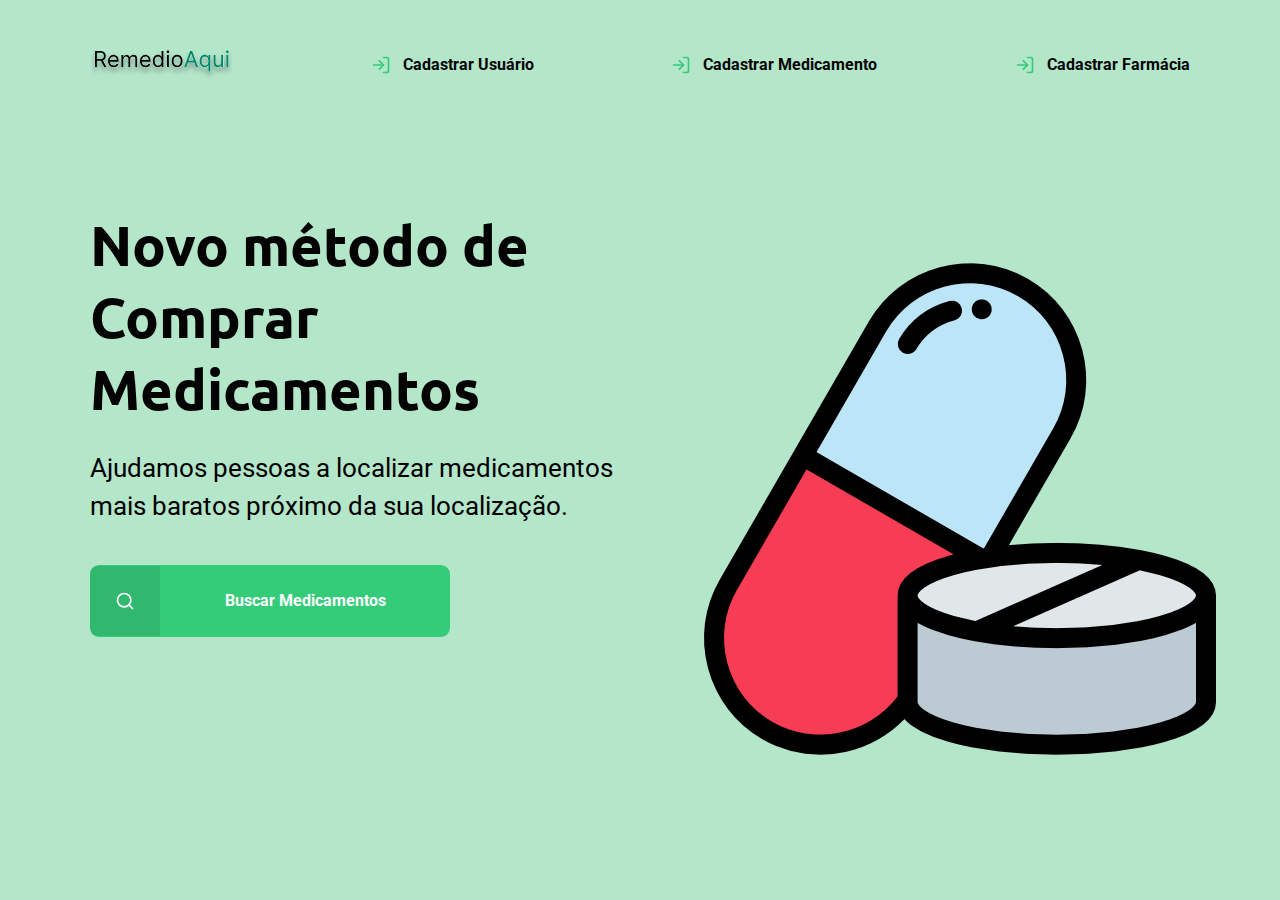
<file: public/views/index.html>
<!DOCTYPE html>
<html lang="pt_br">
<head>
    <meta charset="UTF-8">
    <meta name="viewport" content="width=device-width, initial-scale=1.0">
    <title>RemédioAqui</title>
    <link rel="shortcut icon" href="../assets/medicamento.png">
    <link href="https://fonts.googleapis.com/css2?family=Roboto:wght@700&family=Ubuntu:wght@700&display=swap" rel="stylesheet">

    <link rel="stylesheet" href="../styles/main.css">
    <link rel="stylesheet" href="../styles/home.css">
    <link rel="stylesheet" href="../styles/modal.css">
    <link rel="stylesheet" href="../styles/responsive.css">
    
</head>
<body>
<div id="page-home">

    <div class="content">

        <header>
            <svg width="143" height="29" viewBox="0 0 143 29" fill="none" xmlns="http://www.w3.org/2000/svg">
                <g filter="url(#filter0_d_2005_3)">
                    <path d="M4.9375 17V1H10.3438C11.5938 1 12.6198 1.21354 13.4219 1.64062C14.224 2.0625 14.8177 2.64323 15.2031 3.38281C15.5885 4.1224 15.7813 4.96354 15.7813 5.90625C15.7813 6.84896 15.5885 7.6849 15.2031 8.41406C14.8177 9.14323 14.2266 9.71615 13.4297 10.1328C12.6328 10.5443 11.6146 10.75 10.375 10.75H6V9H10.3125C11.1667 9 11.8542 8.875 12.375 8.625C12.901 8.375 13.2813 8.02083 13.5156 7.5625C13.7552 7.09896 13.875 6.54687 13.875 5.90625C13.875 5.26562 13.7552 4.70573 13.5156 4.22656C13.276 3.7474 12.8932 3.3776 12.3672 3.11719C11.8411 2.85156 11.1458 2.71875 10.2812 2.71875H6.875V17H4.9375ZM12.4688 9.8125L16.4062 17H14.1563L10.2812 9.8125H12.4688ZM23.6621 17.25C22.5059 17.25 21.5085 16.9948 20.6699 16.4844C19.8366 15.9688 19.1934 15.25 18.7402 14.3281C18.2923 13.401 18.0684 12.3229 18.0684 11.0938C18.0684 9.86458 18.2923 8.78125 18.7402 7.84375C19.1934 6.90104 19.8236 6.16667 20.6309 5.64062C21.4434 5.10937 22.3913 4.84375 23.4746 4.84375C24.0996 4.84375 24.7168 4.94792 25.3262 5.15625C25.9355 5.36458 26.4902 5.70312 26.9902 6.17188C27.4902 6.63542 27.8887 7.25 28.1855 8.01562C28.4824 8.78125 28.6309 9.72396 28.6309 10.8437V11.625H19.3809V10.0312H26.7559C26.7559 9.35417 26.6204 8.75 26.3496 8.21875C26.084 7.6875 25.7038 7.26823 25.209 6.96094C24.7194 6.65365 24.1413 6.5 23.4746 6.5C22.7402 6.5 22.1048 6.68229 21.5684 7.04687C21.0371 7.40625 20.6283 7.875 20.3418 8.45312C20.0553 9.03125 19.9121 9.65104 19.9121 10.3125V11.375C19.9121 12.2813 20.0684 13.0495 20.3809 13.6797C20.6986 14.3047 21.1387 14.7812 21.7012 15.1094C22.2637 15.4323 22.9173 15.5938 23.6621 15.5938C24.1465 15.5938 24.584 15.526 24.9746 15.3906C25.3704 15.25 25.7116 15.0417 25.998 14.7656C26.2845 14.4844 26.5059 14.1354 26.6621 13.7187L28.4434 14.2188C28.2559 14.8229 27.9408 15.3542 27.498 15.8125C27.0553 16.2656 26.5085 16.6198 25.8574 16.875C25.2064 17.125 24.4746 17.25 23.6621 17.25ZM31.4355 17V5H33.2168V6.875H33.373C33.623 6.23437 34.0267 5.73698 34.584 5.38281C35.1413 5.02344 35.8105 4.84375 36.5918 4.84375C37.3835 4.84375 38.0423 5.02344 38.5684 5.38281C39.0996 5.73698 39.5137 6.23437 39.8105 6.875H39.9355C40.2428 6.25521 40.7038 5.76302 41.3184 5.39844C41.9329 5.02865 42.6699 4.84375 43.5293 4.84375C44.6022 4.84375 45.4798 5.17969 46.1621 5.85156C46.8444 6.51823 47.1855 7.55729 47.1855 8.96875V17H45.3418V8.96875C45.3418 8.08333 45.0996 7.45052 44.6152 7.07031C44.1309 6.6901 43.5605 6.5 42.9043 6.5C42.0605 6.5 41.4069 6.75521 40.9434 7.26562C40.4798 7.77083 40.248 8.41146 40.248 9.1875V17H38.373V8.78125C38.373 8.09896 38.1517 7.54948 37.709 7.13281C37.2663 6.71094 36.696 6.5 35.998 6.5C35.5189 6.5 35.071 6.6276 34.6543 6.88281C34.2428 7.13802 33.9095 7.49219 33.6543 7.94531C33.4043 8.39323 33.2793 8.91146 33.2793 9.5V17H31.4355ZM55.5879 17.25C54.4316 17.25 53.4342 16.9948 52.5957 16.4844C51.7624 15.9688 51.1191 15.25 50.666 14.3281C50.2181 13.401 49.9941 12.3229 49.9941 11.0938C49.9941 9.86458 50.2181 8.78125 50.666 7.84375C51.1191 6.90104 51.7493 6.16667 52.5566 5.64062C53.3691 5.10937 54.3171 4.84375 55.4004 4.84375C56.0254 4.84375 56.6426 4.94792 57.252 5.15625C57.8613 5.36458 58.416 5.70312 58.916 6.17188C59.416 6.63542 59.8145 7.25 60.1113 8.01562C60.4082 8.78125 60.5566 9.72396 60.5566 10.8437V11.625H51.3066V10.0312H58.6816C58.6816 9.35417 58.5462 8.75 58.2754 8.21875C58.0098 7.6875 57.6296 7.26823 57.1348 6.96094C56.6452 6.65365 56.0671 6.5 55.4004 6.5C54.666 6.5 54.0306 6.68229 53.4941 7.04687C52.9629 7.40625 52.554 7.875 52.2676 8.45312C51.9811 9.03125 51.8379 9.65104 51.8379 10.3125V11.375C51.8379 12.2813 51.9941 13.0495 52.3066 13.6797C52.6243 14.3047 53.0645 14.7812 53.627 15.1094C54.1895 15.4323 54.8431 15.5938 55.5879 15.5938C56.0723 15.5938 56.5098 15.526 56.9004 15.3906C57.2962 15.25 57.6374 15.0417 57.9238 14.7656C58.2103 14.4844 58.4316 14.1354 58.5879 13.7187L60.3691 14.2188C60.1816 14.8229 59.8665 15.3542 59.4238 15.8125C58.9811 16.2656 58.4342 16.6198 57.7832 16.875C57.1322 17.125 56.4004 17.25 55.5879 17.25ZM67.8926 17.25C66.8926 17.25 66.0098 16.9974 65.2441 16.4922C64.4785 15.9818 63.8796 15.263 63.4473 14.3359C63.015 13.4036 62.7988 12.3021 62.7988 11.0313C62.7988 9.77083 63.015 8.67708 63.4473 7.75C63.8796 6.82292 64.4811 6.10677 65.252 5.60156C66.0228 5.09635 66.9134 4.84375 67.9238 4.84375C68.7051 4.84375 69.3223 4.97396 69.7754 5.23438C70.2337 5.48958 70.5827 5.78125 70.8223 6.10937C71.0671 6.43229 71.2572 6.69792 71.3926 6.90625H71.5488V1H73.3926V17H71.6113V15.1562H71.3926C71.2572 15.375 71.0645 15.651 70.8145 15.9844C70.5645 16.3125 70.2077 16.6068 69.7441 16.8672C69.2806 17.1224 68.6634 17.25 67.8926 17.25ZM68.1426 15.5938C68.8822 15.5938 69.5072 15.401 70.0176 15.0156C70.528 14.625 70.916 14.0859 71.1816 13.3984C71.4473 12.7057 71.5801 11.9062 71.5801 11C71.5801 10.1042 71.4499 9.32031 71.1895 8.64844C70.929 7.97135 70.5436 7.44531 70.0332 7.07031C69.5228 6.6901 68.8926 6.5 68.1426 6.5C67.3613 6.5 66.7103 6.70052 66.1895 7.10156C65.6738 7.4974 65.2858 8.03646 65.0254 8.71875C64.7702 9.39583 64.6426 10.1562 64.6426 11C64.6426 11.8542 64.7728 12.6302 65.0332 13.3281C65.2988 14.0208 65.6895 14.5729 66.2051 14.9844C66.7259 15.3906 67.3717 15.5938 68.1426 15.5938ZM77.0254 17V5H78.8691V17H77.0254ZM77.9629 3C77.6035 3 77.2936 2.8776 77.0332 2.63281C76.778 2.38802 76.6504 2.09375 76.6504 1.75C76.6504 1.40625 76.778 1.11198 77.0332 0.867187C77.2936 0.622396 77.6035 0.5 77.9629 0.5C78.3223 0.5 78.6296 0.622396 78.8848 0.867187C79.1452 1.11198 79.2754 1.40625 79.2754 1.75C79.2754 2.09375 79.1452 2.38802 78.8848 2.63281C78.6296 2.8776 78.3223 3 77.9629 3ZM87.1211 17.25C86.0378 17.25 85.0872 16.9922 84.2695 16.4766C83.457 15.9609 82.8216 15.2396 82.3633 14.3125C81.9102 13.3854 81.6836 12.3021 81.6836 11.0625C81.6836 9.8125 81.9102 8.72135 82.3633 7.78906C82.8216 6.85677 83.457 6.13281 84.2695 5.61719C85.0872 5.10156 86.0378 4.84375 87.1211 4.84375C88.2044 4.84375 89.1523 5.10156 89.9648 5.61719C90.7826 6.13281 91.418 6.85677 91.8711 7.78906C92.3294 8.72135 92.5586 9.8125 92.5586 11.0625C92.5586 12.3021 92.3294 13.3854 91.8711 14.3125C91.418 15.2396 90.7826 15.9609 89.9648 16.4766C89.1523 16.9922 88.2044 17.25 87.1211 17.25ZM87.1211 15.5938C87.944 15.5938 88.6211 15.3828 89.1523 14.9609C89.6836 14.5391 90.0768 13.9844 90.332 13.2969C90.5872 12.6094 90.7148 11.8646 90.7148 11.0625C90.7148 10.2604 90.5872 9.51302 90.332 8.82031C90.0768 8.1276 89.6836 7.56771 89.1523 7.14062C88.6211 6.71354 87.944 6.5 87.1211 6.5C86.2982 6.5 85.6211 6.71354 85.0898 7.14062C84.5586 7.56771 84.1654 8.1276 83.9102 8.82031C83.6549 9.51302 83.5273 10.2604 83.5273 11.0625C83.5273 11.8646 83.6549 12.6094 83.9102 13.2969C84.1654 13.9844 84.5586 14.5391 85.0898 14.9609C85.6211 15.3828 86.2982 15.5938 87.1211 15.5938Z" fill="black"/>
                    <path d="M96.2793 17H94.248L100.123 1H102.123L107.998 17H105.967L101.186 3.53125H101.061L96.2793 17ZM97.0293 10.75H105.217V12.4687H97.0293V10.75ZM118.428 21.5V15.1562H118.271C118.136 15.375 117.943 15.651 117.693 15.9844C117.443 16.3125 117.087 16.6068 116.623 16.8672C116.16 17.1224 115.542 17.25 114.771 17.25C113.771 17.25 112.889 16.9974 112.123 16.4922C111.357 15.9818 110.758 15.263 110.326 14.3359C109.894 13.4036 109.678 12.3021 109.678 11.0313C109.678 9.77083 109.894 8.67708 110.326 7.75C110.758 6.82292 111.36 6.10677 112.131 5.60156C112.902 5.09635 113.792 4.84375 114.803 4.84375C115.584 4.84375 116.201 4.97396 116.654 5.23438C117.113 5.48958 117.462 5.78125 117.701 6.10937C117.946 6.43229 118.136 6.69792 118.271 6.90625H118.49V5H120.271V21.5H118.428ZM115.021 15.5938C115.761 15.5938 116.386 15.401 116.896 15.0156C117.407 14.625 117.795 14.0859 118.061 13.3984C118.326 12.7057 118.459 11.9062 118.459 11C118.459 10.1042 118.329 9.32031 118.068 8.64844C117.808 7.97135 117.423 7.44531 116.912 7.07031C116.402 6.6901 115.771 6.5 115.021 6.5C114.24 6.5 113.589 6.70052 113.068 7.10156C112.553 7.4974 112.165 8.03646 111.904 8.71875C111.649 9.39583 111.521 10.1562 111.521 11C111.521 11.8542 111.652 12.6302 111.912 13.3281C112.178 14.0208 112.568 14.5729 113.084 14.9844C113.605 15.3906 114.251 15.5938 115.021 15.5938ZM131.209 12.0937V5H133.053V17H131.209V14.9687H131.084C130.803 15.5781 130.365 16.0964 129.771 16.5234C129.178 16.9453 128.428 17.1563 127.521 17.1563C126.771 17.1563 126.105 16.9922 125.521 16.6641C124.938 16.3307 124.48 15.8307 124.146 15.1641C123.813 14.4922 123.646 13.6458 123.646 12.625V5H125.49V12.5C125.49 13.375 125.735 14.0729 126.225 14.5938C126.719 15.1146 127.35 15.375 128.115 15.375C128.574 15.375 129.04 15.2578 129.514 15.0234C129.993 14.7891 130.394 14.4297 130.717 13.9453C131.045 13.4609 131.209 12.8437 131.209 12.0937ZM136.43 17V5H138.273V17H136.43ZM137.367 3C137.008 3 136.698 2.8776 136.438 2.63281C136.182 2.38802 136.055 2.09375 136.055 1.75C136.055 1.40625 136.182 1.11198 136.438 0.867187C136.698 0.622396 137.008 0.5 137.367 0.5C137.727 0.5 138.034 0.622396 138.289 0.867187C138.549 1.11198 138.68 1.40625 138.68 1.75C138.68 2.09375 138.549 2.38802 138.289 2.63281C138.034 2.8776 137.727 3 137.367 3Z" fill="#00856F"/>
                </g>
                <defs>
                    <filter id="filter0_d_2005_3" x="0.9375" y="0.5" width="141.742" height="29" filterUnits="userSpaceOnUse" color-interpolation-filters="sRGB">
                        <feFlood flood-opacity="0" result="BackgroundImageFix"/>
                        <feColorMatrix in="SourceAlpha" type="matrix" values="0 0 0 0 0 0 0 0 0 0 0 0 0 0 0 0 0 0 127 0" result="hardAlpha"/>
                        <feOffset dy="4"/>
                        <feGaussianBlur stdDeviation="2"/>
                        <feComposite in2="hardAlpha" operator="out"/>
                        <feColorMatrix type="matrix" values="0 0 0 0 0 0 0 0 0 0 0 0 0 0 0 0 0 0 0.25 0"/>
                        <feBlend mode="normal" in2="BackgroundImageFix" result="effect1_dropShadow_2005_3"/>
                        <feBlend mode="normal" in="SourceGraphic" in2="effect1_dropShadow_2005_3" result="shape"/>
                    </filter>
                </defs>
            </svg>

          
            <a href="../views/cadastro.html">
                <span></span>
                Cadastrar Usuário</a>
            <a href="../views/create-produt.html">
                <span></span>
                Cadastrar Medicamento</a>


            <a href="../views/create-point.html">
                <span></span>
                Cadastrar Farmácia</a>

        </header>
  
        <main>

            <h1>Novo método de Comprar Medicamentos</h1>

            <p>Ajudamos pessoas a localizar medicamentos mais baratos próximo da sua localização.</p>
            <a href="#"><span></span><strong>Buscar Medicamentos</strong> </a>


            <style>
                #iframe{
                    position: fixed;
                    top: 700px;
                    left: 412px;
                }
            </style>


        </main>


    </div>

</div>



<div id="modal" class="hide">
    <div class="content">
        <div class="header">
            <h1>RemedioAqui</h1>
            <a href="#">Fechar</a>
        </div>
        <form >
            <label for="search">Cidade</label>
            <div class="search field">
                <input type="text" name="search" placeholder="Digite aqui"> 
                

                <button type="button">
                    <img src="../assets/soma.svg" alt="Buscar">
                </button>
                          
            </div>
            <label for="search">Remedio</label>
            <div class="search field">
                <input type="text" name="search" placeholder="Digite aqui"> 
                

                <button type="button"><a href="../views/search-results.html">
                    <img src="../assets/search.svg" alt="Buscar">
                </a>
                </button>
                          
            </div>
        </form>
    </div>
</div>

<script src="../scripts/index.js"></script>

</body>
</html>
</file>
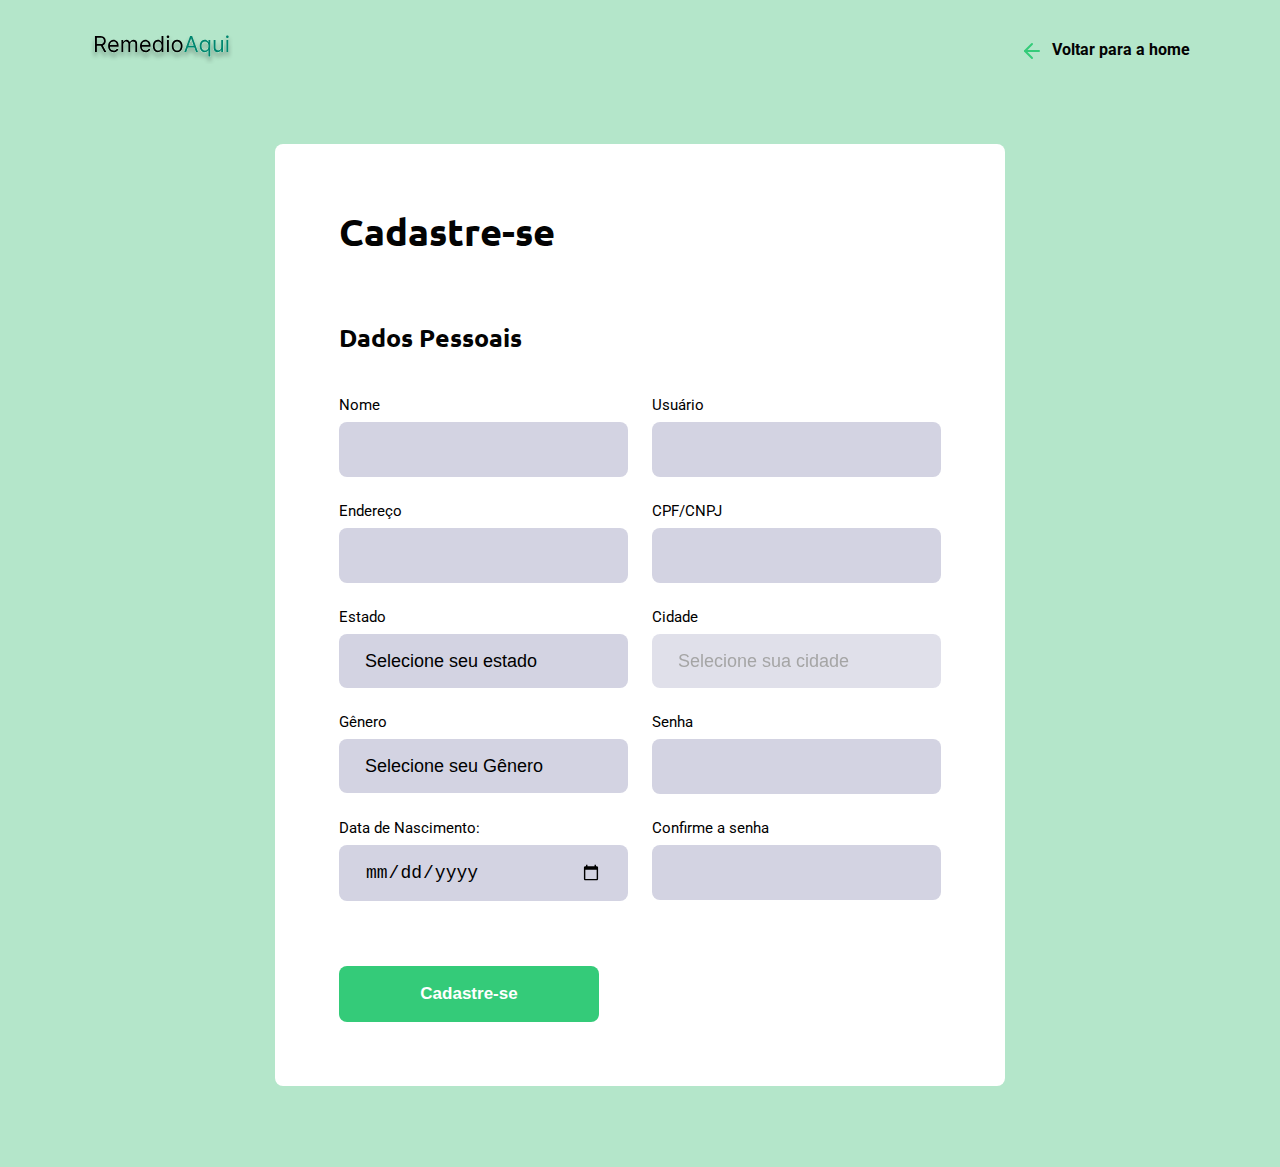
<file: public/views/cadastro.html>
<!DOCTYPE html>
<html lang="pt_br">
<head>
    <meta charset="UTF-8">
    <meta id="viewport" content="width=device-width, initial-scale=1.0">
    <title>Cadastro</title>
    <link rel="shortcut icon" href="../assets/medicamento.png">
    <link href="https://fonts.googleapis.com/css2?family=Roboto:wght@700&family=Ubuntu:wght@700&display=swap" rel="stylesheet">
    
    <link rel="stylesheet" href="../styles/main.css">
    <link rel="stylesheet" href="../styles/create.css">
    <link rel="stylesheet" href="../styles/responsive.css">
</head>
<body>
    <div id="page-create">
      
            <header>

                <svg width="143" height="29" viewBox="0 0 143 29" fill="none" xmlns="http://www.w3.org/2000/svg">
                    <g filter="url(#filter0_d_2005_3)">
                    <path d="M4.9375 17V1H10.3438C11.5938 1 12.6198 1.21354 13.4219 1.64062C14.224 2.0625 14.8177 2.64323 15.2031 3.38281C15.5885 4.1224 15.7813 4.96354 15.7813 5.90625C15.7813 6.84896 15.5885 7.6849 15.2031 8.41406C14.8177 9.14323 14.2266 9.71615 13.4297 10.1328C12.6328 10.5443 11.6146 10.75 10.375 10.75H6V9H10.3125C11.1667 9 11.8542 8.875 12.375 8.625C12.901 8.375 13.2813 8.02083 13.5156 7.5625C13.7552 7.09896 13.875 6.54687 13.875 5.90625C13.875 5.26562 13.7552 4.70573 13.5156 4.22656C13.276 3.7474 12.8932 3.3776 12.3672 3.11719C11.8411 2.85156 11.1458 2.71875 10.2812 2.71875H6.875V17H4.9375ZM12.4688 9.8125L16.4062 17H14.1563L10.2812 9.8125H12.4688ZM23.6621 17.25C22.5059 17.25 21.5085 16.9948 20.6699 16.4844C19.8366 15.9688 19.1934 15.25 18.7402 14.3281C18.2923 13.401 18.0684 12.3229 18.0684 11.0938C18.0684 9.86458 18.2923 8.78125 18.7402 7.84375C19.1934 6.90104 19.8236 6.16667 20.6309 5.64062C21.4434 5.10937 22.3913 4.84375 23.4746 4.84375C24.0996 4.84375 24.7168 4.94792 25.3262 5.15625C25.9355 5.36458 26.4902 5.70312 26.9902 6.17188C27.4902 6.63542 27.8887 7.25 28.1855 8.01562C28.4824 8.78125 28.6309 9.72396 28.6309 10.8437V11.625H19.3809V10.0312H26.7559C26.7559 9.35417 26.6204 8.75 26.3496 8.21875C26.084 7.6875 25.7038 7.26823 25.209 6.96094C24.7194 6.65365 24.1413 6.5 23.4746 6.5C22.7402 6.5 22.1048 6.68229 21.5684 7.04687C21.0371 7.40625 20.6283 7.875 20.3418 8.45312C20.0553 9.03125 19.9121 9.65104 19.9121 10.3125V11.375C19.9121 12.2813 20.0684 13.0495 20.3809 13.6797C20.6986 14.3047 21.1387 14.7812 21.7012 15.1094C22.2637 15.4323 22.9173 15.5938 23.6621 15.5938C24.1465 15.5938 24.584 15.526 24.9746 15.3906C25.3704 15.25 25.7116 15.0417 25.998 14.7656C26.2845 14.4844 26.5059 14.1354 26.6621 13.7187L28.4434 14.2188C28.2559 14.8229 27.9408 15.3542 27.498 15.8125C27.0553 16.2656 26.5085 16.6198 25.8574 16.875C25.2064 17.125 24.4746 17.25 23.6621 17.25ZM31.4355 17V5H33.2168V6.875H33.373C33.623 6.23437 34.0267 5.73698 34.584 5.38281C35.1413 5.02344 35.8105 4.84375 36.5918 4.84375C37.3835 4.84375 38.0423 5.02344 38.5684 5.38281C39.0996 5.73698 39.5137 6.23437 39.8105 6.875H39.9355C40.2428 6.25521 40.7038 5.76302 41.3184 5.39844C41.9329 5.02865 42.6699 4.84375 43.5293 4.84375C44.6022 4.84375 45.4798 5.17969 46.1621 5.85156C46.8444 6.51823 47.1855 7.55729 47.1855 8.96875V17H45.3418V8.96875C45.3418 8.08333 45.0996 7.45052 44.6152 7.07031C44.1309 6.6901 43.5605 6.5 42.9043 6.5C42.0605 6.5 41.4069 6.75521 40.9434 7.26562C40.4798 7.77083 40.248 8.41146 40.248 9.1875V17H38.373V8.78125C38.373 8.09896 38.1517 7.54948 37.709 7.13281C37.2663 6.71094 36.696 6.5 35.998 6.5C35.5189 6.5 35.071 6.6276 34.6543 6.88281C34.2428 7.13802 33.9095 7.49219 33.6543 7.94531C33.4043 8.39323 33.2793 8.91146 33.2793 9.5V17H31.4355ZM55.5879 17.25C54.4316 17.25 53.4342 16.9948 52.5957 16.4844C51.7624 15.9688 51.1191 15.25 50.666 14.3281C50.2181 13.401 49.9941 12.3229 49.9941 11.0938C49.9941 9.86458 50.2181 8.78125 50.666 7.84375C51.1191 6.90104 51.7493 6.16667 52.5566 5.64062C53.3691 5.10937 54.3171 4.84375 55.4004 4.84375C56.0254 4.84375 56.6426 4.94792 57.252 5.15625C57.8613 5.36458 58.416 5.70312 58.916 6.17188C59.416 6.63542 59.8145 7.25 60.1113 8.01562C60.4082 8.78125 60.5566 9.72396 60.5566 10.8437V11.625H51.3066V10.0312H58.6816C58.6816 9.35417 58.5462 8.75 58.2754 8.21875C58.0098 7.6875 57.6296 7.26823 57.1348 6.96094C56.6452 6.65365 56.0671 6.5 55.4004 6.5C54.666 6.5 54.0306 6.68229 53.4941 7.04687C52.9629 7.40625 52.554 7.875 52.2676 8.45312C51.9811 9.03125 51.8379 9.65104 51.8379 10.3125V11.375C51.8379 12.2813 51.9941 13.0495 52.3066 13.6797C52.6243 14.3047 53.0645 14.7812 53.627 15.1094C54.1895 15.4323 54.8431 15.5938 55.5879 15.5938C56.0723 15.5938 56.5098 15.526 56.9004 15.3906C57.2962 15.25 57.6374 15.0417 57.9238 14.7656C58.2103 14.4844 58.4316 14.1354 58.5879 13.7187L60.3691 14.2188C60.1816 14.8229 59.8665 15.3542 59.4238 15.8125C58.9811 16.2656 58.4342 16.6198 57.7832 16.875C57.1322 17.125 56.4004 17.25 55.5879 17.25ZM67.8926 17.25C66.8926 17.25 66.0098 16.9974 65.2441 16.4922C64.4785 15.9818 63.8796 15.263 63.4473 14.3359C63.015 13.4036 62.7988 12.3021 62.7988 11.0313C62.7988 9.77083 63.015 8.67708 63.4473 7.75C63.8796 6.82292 64.4811 6.10677 65.252 5.60156C66.0228 5.09635 66.9134 4.84375 67.9238 4.84375C68.7051 4.84375 69.3223 4.97396 69.7754 5.23438C70.2337 5.48958 70.5827 5.78125 70.8223 6.10937C71.0671 6.43229 71.2572 6.69792 71.3926 6.90625H71.5488V1H73.3926V17H71.6113V15.1562H71.3926C71.2572 15.375 71.0645 15.651 70.8145 15.9844C70.5645 16.3125 70.2077 16.6068 69.7441 16.8672C69.2806 17.1224 68.6634 17.25 67.8926 17.25ZM68.1426 15.5938C68.8822 15.5938 69.5072 15.401 70.0176 15.0156C70.528 14.625 70.916 14.0859 71.1816 13.3984C71.4473 12.7057 71.5801 11.9062 71.5801 11C71.5801 10.1042 71.4499 9.32031 71.1895 8.64844C70.929 7.97135 70.5436 7.44531 70.0332 7.07031C69.5228 6.6901 68.8926 6.5 68.1426 6.5C67.3613 6.5 66.7103 6.70052 66.1895 7.10156C65.6738 7.4974 65.2858 8.03646 65.0254 8.71875C64.7702 9.39583 64.6426 10.1562 64.6426 11C64.6426 11.8542 64.7728 12.6302 65.0332 13.3281C65.2988 14.0208 65.6895 14.5729 66.2051 14.9844C66.7259 15.3906 67.3717 15.5938 68.1426 15.5938ZM77.0254 17V5H78.8691V17H77.0254ZM77.9629 3C77.6035 3 77.2936 2.8776 77.0332 2.63281C76.778 2.38802 76.6504 2.09375 76.6504 1.75C76.6504 1.40625 76.778 1.11198 77.0332 0.867187C77.2936 0.622396 77.6035 0.5 77.9629 0.5C78.3223 0.5 78.6296 0.622396 78.8848 0.867187C79.1452 1.11198 79.2754 1.40625 79.2754 1.75C79.2754 2.09375 79.1452 2.38802 78.8848 2.63281C78.6296 2.8776 78.3223 3 77.9629 3ZM87.1211 17.25C86.0378 17.25 85.0872 16.9922 84.2695 16.4766C83.457 15.9609 82.8216 15.2396 82.3633 14.3125C81.9102 13.3854 81.6836 12.3021 81.6836 11.0625C81.6836 9.8125 81.9102 8.72135 82.3633 7.78906C82.8216 6.85677 83.457 6.13281 84.2695 5.61719C85.0872 5.10156 86.0378 4.84375 87.1211 4.84375C88.2044 4.84375 89.1523 5.10156 89.9648 5.61719C90.7826 6.13281 91.418 6.85677 91.8711 7.78906C92.3294 8.72135 92.5586 9.8125 92.5586 11.0625C92.5586 12.3021 92.3294 13.3854 91.8711 14.3125C91.418 15.2396 90.7826 15.9609 89.9648 16.4766C89.1523 16.9922 88.2044 17.25 87.1211 17.25ZM87.1211 15.5938C87.944 15.5938 88.6211 15.3828 89.1523 14.9609C89.6836 14.5391 90.0768 13.9844 90.332 13.2969C90.5872 12.6094 90.7148 11.8646 90.7148 11.0625C90.7148 10.2604 90.5872 9.51302 90.332 8.82031C90.0768 8.1276 89.6836 7.56771 89.1523 7.14062C88.6211 6.71354 87.944 6.5 87.1211 6.5C86.2982 6.5 85.6211 6.71354 85.0898 7.14062C84.5586 7.56771 84.1654 8.1276 83.9102 8.82031C83.6549 9.51302 83.5273 10.2604 83.5273 11.0625C83.5273 11.8646 83.6549 12.6094 83.9102 13.2969C84.1654 13.9844 84.5586 14.5391 85.0898 14.9609C85.6211 15.3828 86.2982 15.5938 87.1211 15.5938Z" fill="black"/>
                    <path d="M96.2793 17H94.248L100.123 1H102.123L107.998 17H105.967L101.186 3.53125H101.061L96.2793 17ZM97.0293 10.75H105.217V12.4687H97.0293V10.75ZM118.428 21.5V15.1562H118.271C118.136 15.375 117.943 15.651 117.693 15.9844C117.443 16.3125 117.087 16.6068 116.623 16.8672C116.16 17.1224 115.542 17.25 114.771 17.25C113.771 17.25 112.889 16.9974 112.123 16.4922C111.357 15.9818 110.758 15.263 110.326 14.3359C109.894 13.4036 109.678 12.3021 109.678 11.0313C109.678 9.77083 109.894 8.67708 110.326 7.75C110.758 6.82292 111.36 6.10677 112.131 5.60156C112.902 5.09635 113.792 4.84375 114.803 4.84375C115.584 4.84375 116.201 4.97396 116.654 5.23438C117.113 5.48958 117.462 5.78125 117.701 6.10937C117.946 6.43229 118.136 6.69792 118.271 6.90625H118.49V5H120.271V21.5H118.428ZM115.021 15.5938C115.761 15.5938 116.386 15.401 116.896 15.0156C117.407 14.625 117.795 14.0859 118.061 13.3984C118.326 12.7057 118.459 11.9062 118.459 11C118.459 10.1042 118.329 9.32031 118.068 8.64844C117.808 7.97135 117.423 7.44531 116.912 7.07031C116.402 6.6901 115.771 6.5 115.021 6.5C114.24 6.5 113.589 6.70052 113.068 7.10156C112.553 7.4974 112.165 8.03646 111.904 8.71875C111.649 9.39583 111.521 10.1562 111.521 11C111.521 11.8542 111.652 12.6302 111.912 13.3281C112.178 14.0208 112.568 14.5729 113.084 14.9844C113.605 15.3906 114.251 15.5938 115.021 15.5938ZM131.209 12.0937V5H133.053V17H131.209V14.9687H131.084C130.803 15.5781 130.365 16.0964 129.771 16.5234C129.178 16.9453 128.428 17.1563 127.521 17.1563C126.771 17.1563 126.105 16.9922 125.521 16.6641C124.938 16.3307 124.48 15.8307 124.146 15.1641C123.813 14.4922 123.646 13.6458 123.646 12.625V5H125.49V12.5C125.49 13.375 125.735 14.0729 126.225 14.5938C126.719 15.1146 127.35 15.375 128.115 15.375C128.574 15.375 129.04 15.2578 129.514 15.0234C129.993 14.7891 130.394 14.4297 130.717 13.9453C131.045 13.4609 131.209 12.8437 131.209 12.0937ZM136.43 17V5H138.273V17H136.43ZM137.367 3C137.008 3 136.698 2.8776 136.438 2.63281C136.182 2.38802 136.055 2.09375 136.055 1.75C136.055 1.40625 136.182 1.11198 136.438 0.867187C136.698 0.622396 137.008 0.5 137.367 0.5C137.727 0.5 138.034 0.622396 138.289 0.867187C138.549 1.11198 138.68 1.40625 138.68 1.75C138.68 2.09375 138.549 2.38802 138.289 2.63281C138.034 2.8776 137.727 3 137.367 3Z" fill="#00856F"/>
                    </g>
                    <defs>
                    <filter id="filter0_d_2005_3" x="0.9375" y="0.5" width="141.742" height="29" filterUnits="userSpaceOnUse" color-interpolation-filters="sRGB">
                    <feFlood flood-opacity="0" result="BackgroundImageFix"/>
                    <feColorMatrix in="SourceAlpha" type="matrix" values="0 0 0 0 0 0 0 0 0 0 0 0 0 0 0 0 0 0 127 0" result="hardAlpha"/>
                    <feOffset dy="4"/>
                    <feGaussianBlur stdDeviation="2"/>
                    <feComposite in2="hardAlpha" operator="out"/>
                    <feColorMatrix type="matrix" values="0 0 0 0 0 0 0 0 0 0 0 0 0 0 0 0 0 0 0.25 0"/>
                    <feBlend mode="normal" in2="BackgroundImageFix" result="effect1_dropShadow_2005_3"/>
                    <feBlend mode="normal" in="SourceGraphic" in2="effect1_dropShadow_2005_3" result="shape"/>
                    </filter>
                    </defs>
                    </svg>
                <a href="../views/index.html">
                    <span></span>
                    Voltar para a home
                </a> 
    
            </header>

            <form action="">
                <h1>Cadastre-se</h1>

                <fieldset>
                    <legend>
                        <h2>Dados Pessoais</h2>
                    </legend>

                    <div class="field-group">
                        <div class="field">
                            <label for="usuarioNome">Nome</label>
                            <input type="text" id="usuarioNome" required>
                        </div>

                        <div class="field">
                            <label for="usuarioClient">Usuário </label>
                            <input type="url" id="usuarioClient" 
                            placeholder = " "
                            required >
                        </div>
                    </div>
                   

                    <div class="field-group">
                        <div class="field">
                            <label for="EnderecoUsuario">Endereço</label>
                            <input type="text" id="EnderecoUsuario" required>
                        </div>

                        <div class="field">
                            <label for="documentoUsuario">CPF/CNPJ</label>
                            <input type="text" id="documentoUsuario" required>
                        </div> 
                    </div>

                    <div class="field-group">
                        <div class="field">
                            <label for="state">Estado</label>
                            <select id="estadoClient"  name="uf" required>
                                <option value="">Selecione seu estado</option>
                            </select>
                                <input type="hidden" name="state">
                        </div>

                        <div class="field">
                            <label for="city">Cidade</label>
                            <select id="cidadeClient" name="city" disabled required >
                                <option value="">Selecione sua cidade </option>
                            </select>
                        </div>

                    </div>

                    <div class="field-group">
                        <div class="field">
                            <label for="generoUsuario">Gênero</label>

                            <select id="generoUsuario"  required >
                                <option value="">Selecione seu Gênero</option>
                                <option value="">Masculino</option>
                                <option value="">Feminino</option>
                                <option value="">Não desejo informar</option>
                            </select>
                        </div>

                        <div class="field">
                            <label for="pass">Senha </label>
                            <input type="password" id= "pass" id="password"
                             minlength="8" required>
                        </div> 
                    </div>
                                       
                    <div class="field-group">
                        <div class="field">
                          <label for="nascimento">Data de Nascimento: </label>
                          <input type="date" name="Nascimento" id="nascimento" min="1888-01-01" max="3017-01-01" required>
                          <span class="validity"></span>
                        </div>
                        <div class="field">
                            <label for="passConfirm">Confirme a senha </label>
                            <input type="password" name= "passConfirm" id="passConfirm"
                             minlength="8" required>
                        </div> 
                        
                    </div>

                </fildset>

                <button type="button" onclick="cadastroUsuario()"> Cadastre-se </button>

            </form>

    </div>
    
    <script src="../scripts/cadastro.js"></script>
    
</body>
</html>
</file>
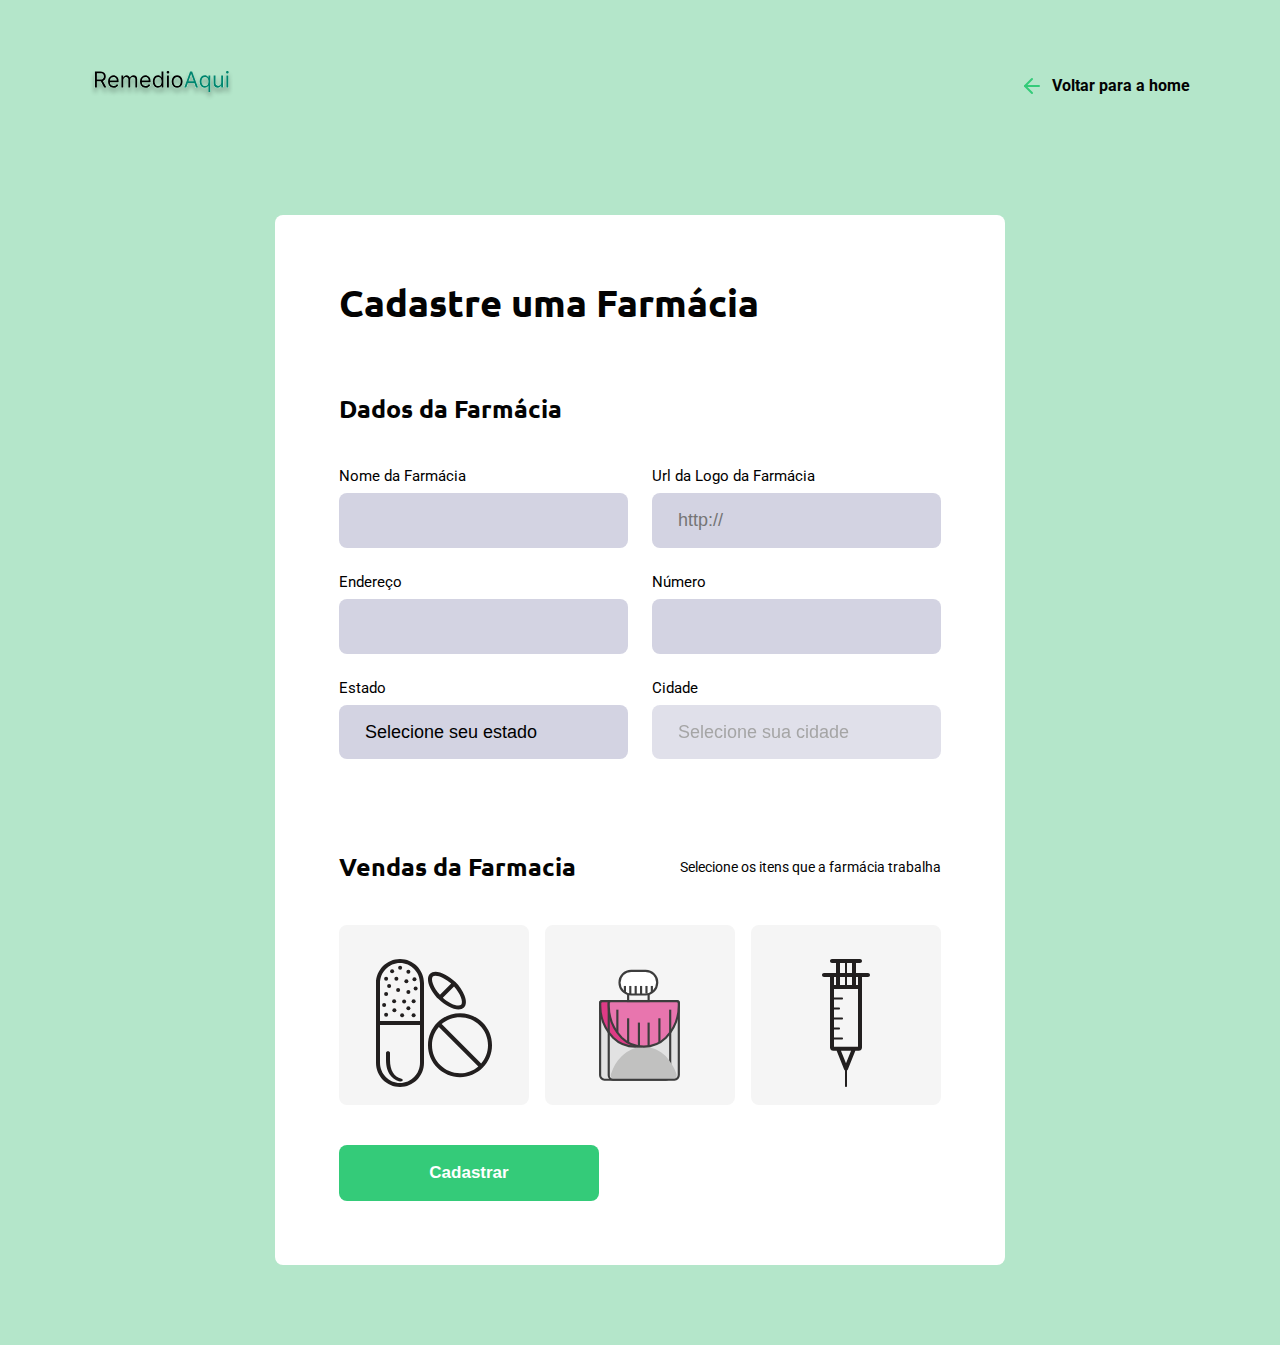
<file: public/views/create-point.html>
<!DOCTYPE html>
<html lang="pt_br">
<head>
    <meta charset="UTF-8">
    <meta name="viewport" content="width=device-width, initial-scale=1.0">
    <title>Cadastre uma Farmácia</title>
    <link rel="shortcut icon" href="../assets/medicamento.png">
    <link href="https://fonts.googleapis.com/css2?family=Roboto:wght@700&family=Ubuntu:wght@700&display=swap" rel="stylesheet">
    
    <link rel="stylesheet" href="../styles/main.css">
    <link rel="stylesheet" href="../styles/create.css">
    <link rel="stylesheet" href="../styles/responsive.css">
</head>
<body>
    <div id="page-create">
        
            <header>
                
        <svg width="143" height="100" viewBox="0 0 143 29" fill="none" xmlns="http://www.w3.org/2000/svg">
            <g filter="url(#filter0_d_2005_3)">
            <path d="M4.9375 17V1H10.3438C11.5938 1 12.6198 1.21354 13.4219 1.64062C14.224 2.0625 14.8177 2.64323 15.2031 3.38281C15.5885 4.1224 15.7813 4.96354 15.7813 5.90625C15.7813 6.84896 15.5885 7.6849 15.2031 8.41406C14.8177 9.14323 14.2266 9.71615 13.4297 10.1328C12.6328 10.5443 11.6146 10.75 10.375 10.75H6V9H10.3125C11.1667 9 11.8542 8.875 12.375 8.625C12.901 8.375 13.2813 8.02083 13.5156 7.5625C13.7552 7.09896 13.875 6.54687 13.875 5.90625C13.875 5.26562 13.7552 4.70573 13.5156 4.22656C13.276 3.7474 12.8932 3.3776 12.3672 3.11719C11.8411 2.85156 11.1458 2.71875 10.2812 2.71875H6.875V17H4.9375ZM12.4688 9.8125L16.4062 17H14.1563L10.2812 9.8125H12.4688ZM23.6621 17.25C22.5059 17.25 21.5085 16.9948 20.6699 16.4844C19.8366 15.9688 19.1934 15.25 18.7402 14.3281C18.2923 13.401 18.0684 12.3229 18.0684 11.0938C18.0684 9.86458 18.2923 8.78125 18.7402 7.84375C19.1934 6.90104 19.8236 6.16667 20.6309 5.64062C21.4434 5.10937 22.3913 4.84375 23.4746 4.84375C24.0996 4.84375 24.7168 4.94792 25.3262 5.15625C25.9355 5.36458 26.4902 5.70312 26.9902 6.17188C27.4902 6.63542 27.8887 7.25 28.1855 8.01562C28.4824 8.78125 28.6309 9.72396 28.6309 10.8437V11.625H19.3809V10.0312H26.7559C26.7559 9.35417 26.6204 8.75 26.3496 8.21875C26.084 7.6875 25.7038 7.26823 25.209 6.96094C24.7194 6.65365 24.1413 6.5 23.4746 6.5C22.7402 6.5 22.1048 6.68229 21.5684 7.04687C21.0371 7.40625 20.6283 7.875 20.3418 8.45312C20.0553 9.03125 19.9121 9.65104 19.9121 10.3125V11.375C19.9121 12.2813 20.0684 13.0495 20.3809 13.6797C20.6986 14.3047 21.1387 14.7812 21.7012 15.1094C22.2637 15.4323 22.9173 15.5938 23.6621 15.5938C24.1465 15.5938 24.584 15.526 24.9746 15.3906C25.3704 15.25 25.7116 15.0417 25.998 14.7656C26.2845 14.4844 26.5059 14.1354 26.6621 13.7187L28.4434 14.2188C28.2559 14.8229 27.9408 15.3542 27.498 15.8125C27.0553 16.2656 26.5085 16.6198 25.8574 16.875C25.2064 17.125 24.4746 17.25 23.6621 17.25ZM31.4355 17V5H33.2168V6.875H33.373C33.623 6.23437 34.0267 5.73698 34.584 5.38281C35.1413 5.02344 35.8105 4.84375 36.5918 4.84375C37.3835 4.84375 38.0423 5.02344 38.5684 5.38281C39.0996 5.73698 39.5137 6.23437 39.8105 6.875H39.9355C40.2428 6.25521 40.7038 5.76302 41.3184 5.39844C41.9329 5.02865 42.6699 4.84375 43.5293 4.84375C44.6022 4.84375 45.4798 5.17969 46.1621 5.85156C46.8444 6.51823 47.1855 7.55729 47.1855 8.96875V17H45.3418V8.96875C45.3418 8.08333 45.0996 7.45052 44.6152 7.07031C44.1309 6.6901 43.5605 6.5 42.9043 6.5C42.0605 6.5 41.4069 6.75521 40.9434 7.26562C40.4798 7.77083 40.248 8.41146 40.248 9.1875V17H38.373V8.78125C38.373 8.09896 38.1517 7.54948 37.709 7.13281C37.2663 6.71094 36.696 6.5 35.998 6.5C35.5189 6.5 35.071 6.6276 34.6543 6.88281C34.2428 7.13802 33.9095 7.49219 33.6543 7.94531C33.4043 8.39323 33.2793 8.91146 33.2793 9.5V17H31.4355ZM55.5879 17.25C54.4316 17.25 53.4342 16.9948 52.5957 16.4844C51.7624 15.9688 51.1191 15.25 50.666 14.3281C50.2181 13.401 49.9941 12.3229 49.9941 11.0938C49.9941 9.86458 50.2181 8.78125 50.666 7.84375C51.1191 6.90104 51.7493 6.16667 52.5566 5.64062C53.3691 5.10937 54.3171 4.84375 55.4004 4.84375C56.0254 4.84375 56.6426 4.94792 57.252 5.15625C57.8613 5.36458 58.416 5.70312 58.916 6.17188C59.416 6.63542 59.8145 7.25 60.1113 8.01562C60.4082 8.78125 60.5566 9.72396 60.5566 10.8437V11.625H51.3066V10.0312H58.6816C58.6816 9.35417 58.5462 8.75 58.2754 8.21875C58.0098 7.6875 57.6296 7.26823 57.1348 6.96094C56.6452 6.65365 56.0671 6.5 55.4004 6.5C54.666 6.5 54.0306 6.68229 53.4941 7.04687C52.9629 7.40625 52.554 7.875 52.2676 8.45312C51.9811 9.03125 51.8379 9.65104 51.8379 10.3125V11.375C51.8379 12.2813 51.9941 13.0495 52.3066 13.6797C52.6243 14.3047 53.0645 14.7812 53.627 15.1094C54.1895 15.4323 54.8431 15.5938 55.5879 15.5938C56.0723 15.5938 56.5098 15.526 56.9004 15.3906C57.2962 15.25 57.6374 15.0417 57.9238 14.7656C58.2103 14.4844 58.4316 14.1354 58.5879 13.7187L60.3691 14.2188C60.1816 14.8229 59.8665 15.3542 59.4238 15.8125C58.9811 16.2656 58.4342 16.6198 57.7832 16.875C57.1322 17.125 56.4004 17.25 55.5879 17.25ZM67.8926 17.25C66.8926 17.25 66.0098 16.9974 65.2441 16.4922C64.4785 15.9818 63.8796 15.263 63.4473 14.3359C63.015 13.4036 62.7988 12.3021 62.7988 11.0313C62.7988 9.77083 63.015 8.67708 63.4473 7.75C63.8796 6.82292 64.4811 6.10677 65.252 5.60156C66.0228 5.09635 66.9134 4.84375 67.9238 4.84375C68.7051 4.84375 69.3223 4.97396 69.7754 5.23438C70.2337 5.48958 70.5827 5.78125 70.8223 6.10937C71.0671 6.43229 71.2572 6.69792 71.3926 6.90625H71.5488V1H73.3926V17H71.6113V15.1562H71.3926C71.2572 15.375 71.0645 15.651 70.8145 15.9844C70.5645 16.3125 70.2077 16.6068 69.7441 16.8672C69.2806 17.1224 68.6634 17.25 67.8926 17.25ZM68.1426 15.5938C68.8822 15.5938 69.5072 15.401 70.0176 15.0156C70.528 14.625 70.916 14.0859 71.1816 13.3984C71.4473 12.7057 71.5801 11.9062 71.5801 11C71.5801 10.1042 71.4499 9.32031 71.1895 8.64844C70.929 7.97135 70.5436 7.44531 70.0332 7.07031C69.5228 6.6901 68.8926 6.5 68.1426 6.5C67.3613 6.5 66.7103 6.70052 66.1895 7.10156C65.6738 7.4974 65.2858 8.03646 65.0254 8.71875C64.7702 9.39583 64.6426 10.1562 64.6426 11C64.6426 11.8542 64.7728 12.6302 65.0332 13.3281C65.2988 14.0208 65.6895 14.5729 66.2051 14.9844C66.7259 15.3906 67.3717 15.5938 68.1426 15.5938ZM77.0254 17V5H78.8691V17H77.0254ZM77.9629 3C77.6035 3 77.2936 2.8776 77.0332 2.63281C76.778 2.38802 76.6504 2.09375 76.6504 1.75C76.6504 1.40625 76.778 1.11198 77.0332 0.867187C77.2936 0.622396 77.6035 0.5 77.9629 0.5C78.3223 0.5 78.6296 0.622396 78.8848 0.867187C79.1452 1.11198 79.2754 1.40625 79.2754 1.75C79.2754 2.09375 79.1452 2.38802 78.8848 2.63281C78.6296 2.8776 78.3223 3 77.9629 3ZM87.1211 17.25C86.0378 17.25 85.0872 16.9922 84.2695 16.4766C83.457 15.9609 82.8216 15.2396 82.3633 14.3125C81.9102 13.3854 81.6836 12.3021 81.6836 11.0625C81.6836 9.8125 81.9102 8.72135 82.3633 7.78906C82.8216 6.85677 83.457 6.13281 84.2695 5.61719C85.0872 5.10156 86.0378 4.84375 87.1211 4.84375C88.2044 4.84375 89.1523 5.10156 89.9648 5.61719C90.7826 6.13281 91.418 6.85677 91.8711 7.78906C92.3294 8.72135 92.5586 9.8125 92.5586 11.0625C92.5586 12.3021 92.3294 13.3854 91.8711 14.3125C91.418 15.2396 90.7826 15.9609 89.9648 16.4766C89.1523 16.9922 88.2044 17.25 87.1211 17.25ZM87.1211 15.5938C87.944 15.5938 88.6211 15.3828 89.1523 14.9609C89.6836 14.5391 90.0768 13.9844 90.332 13.2969C90.5872 12.6094 90.7148 11.8646 90.7148 11.0625C90.7148 10.2604 90.5872 9.51302 90.332 8.82031C90.0768 8.1276 89.6836 7.56771 89.1523 7.14062C88.6211 6.71354 87.944 6.5 87.1211 6.5C86.2982 6.5 85.6211 6.71354 85.0898 7.14062C84.5586 7.56771 84.1654 8.1276 83.9102 8.82031C83.6549 9.51302 83.5273 10.2604 83.5273 11.0625C83.5273 11.8646 83.6549 12.6094 83.9102 13.2969C84.1654 13.9844 84.5586 14.5391 85.0898 14.9609C85.6211 15.3828 86.2982 15.5938 87.1211 15.5938Z" fill="black"/>
            <path d="M96.2793 17H94.248L100.123 1H102.123L107.998 17H105.967L101.186 3.53125H101.061L96.2793 17ZM97.0293 10.75H105.217V12.4687H97.0293V10.75ZM118.428 21.5V15.1562H118.271C118.136 15.375 117.943 15.651 117.693 15.9844C117.443 16.3125 117.087 16.6068 116.623 16.8672C116.16 17.1224 115.542 17.25 114.771 17.25C113.771 17.25 112.889 16.9974 112.123 16.4922C111.357 15.9818 110.758 15.263 110.326 14.3359C109.894 13.4036 109.678 12.3021 109.678 11.0313C109.678 9.77083 109.894 8.67708 110.326 7.75C110.758 6.82292 111.36 6.10677 112.131 5.60156C112.902 5.09635 113.792 4.84375 114.803 4.84375C115.584 4.84375 116.201 4.97396 116.654 5.23438C117.113 5.48958 117.462 5.78125 117.701 6.10937C117.946 6.43229 118.136 6.69792 118.271 6.90625H118.49V5H120.271V21.5H118.428ZM115.021 15.5938C115.761 15.5938 116.386 15.401 116.896 15.0156C117.407 14.625 117.795 14.0859 118.061 13.3984C118.326 12.7057 118.459 11.9062 118.459 11C118.459 10.1042 118.329 9.32031 118.068 8.64844C117.808 7.97135 117.423 7.44531 116.912 7.07031C116.402 6.6901 115.771 6.5 115.021 6.5C114.24 6.5 113.589 6.70052 113.068 7.10156C112.553 7.4974 112.165 8.03646 111.904 8.71875C111.649 9.39583 111.521 10.1562 111.521 11C111.521 11.8542 111.652 12.6302 111.912 13.3281C112.178 14.0208 112.568 14.5729 113.084 14.9844C113.605 15.3906 114.251 15.5938 115.021 15.5938ZM131.209 12.0937V5H133.053V17H131.209V14.9687H131.084C130.803 15.5781 130.365 16.0964 129.771 16.5234C129.178 16.9453 128.428 17.1563 127.521 17.1563C126.771 17.1563 126.105 16.9922 125.521 16.6641C124.938 16.3307 124.48 15.8307 124.146 15.1641C123.813 14.4922 123.646 13.6458 123.646 12.625V5H125.49V12.5C125.49 13.375 125.735 14.0729 126.225 14.5938C126.719 15.1146 127.35 15.375 128.115 15.375C128.574 15.375 129.04 15.2578 129.514 15.0234C129.993 14.7891 130.394 14.4297 130.717 13.9453C131.045 13.4609 131.209 12.8437 131.209 12.0937ZM136.43 17V5H138.273V17H136.43ZM137.367 3C137.008 3 136.698 2.8776 136.438 2.63281C136.182 2.38802 136.055 2.09375 136.055 1.75C136.055 1.40625 136.182 1.11198 136.438 0.867187C136.698 0.622396 137.008 0.5 137.367 0.5C137.727 0.5 138.034 0.622396 138.289 0.867187C138.549 1.11198 138.68 1.40625 138.68 1.75C138.68 2.09375 138.549 2.38802 138.289 2.63281C138.034 2.8776 137.727 3 137.367 3Z" fill="#00856F"/>
            </g>
            <defs>
            <filter id="filter0_d_2005_3" x="0.9375" y="0.5" width="141.742" height="29" filterUnits="userSpaceOnUse" color-interpolation-filters="sRGB">
            <feFlood flood-opacity="0" result="BackgroundImageFix"/>
            <feColorMatrix in="SourceAlpha" type="matrix" values="0 0 0 0 0 0 0 0 0 0 0 0 0 0 0 0 0 0 127 0" result="hardAlpha"/>
            <feOffset dy="4"/>
            <feGaussianBlur stdDeviation="2"/>
            <feComposite in2="hardAlpha" operator="out"/>
            <feColorMatrix type="matrix" values="0 0 0 0 0 0 0 0 0 0 0 0 0 0 0 0 0 0 0.25 0"/>
            <feBlend mode="normal" in2="BackgroundImageFix" result="effect1_dropShadow_2005_3"/>
            <feBlend mode="normal" in="SourceGraphic" in2="effect1_dropShadow_2005_3" result="shape"/>
            </filter>
            </defs>
            </svg>
         
                <a href="../views/index.html">
                    <span></span>
                    Voltar para a home
                </a> 
    
            </header>

            <form action="">
                <h1>Cadastre uma Farmácia</h1>

                <fieldset>
                    <legend>
                        <h2>Dados da Farmácia</h2>
                    </legend>

                    <div class="field-group">
                        <div class="field">
                            <label for="name">Nome da Farmácia</label>
                            <input type="text" id="nomeFarmacia" name="name" required>
                        </div>

                        <div class="field">
                            <label for="name">Url da Logo da Farmácia</label>
                            <input type="url" id="logoFarmacia" name="image" 
                            placeholder = "http://"
                            required >
                        </div>
                    </div>
                   

                    <div class="field-group">
                        <div class="field">
                            <label for="address">Endereço</label>
                            <input type="text" id="enderecoFarmacia" name="address" required>
                        </div>

                        <div class="field">
                            <label for="address2">Número</label>
                            <input type="text" id="endereçoFarmacia2" name="address2" required>
                        </div> 
                    </div>

                    <div class="field-group">
                        <div class="field">
                            <label for="state">Estado</label>
                            <select id="estadoFarmacia" name="uf" required>
                                <option value="">Selecione seu estado</option>
                            </select>
                                <input  type="hidden" name="state">
                        </div>

                        <div class="field">
                            <label for="city">Cidade</label>
                            <select id="cidadeFarmacia" name="city" disabled required >
                                <option value="">Selecione sua cidade </option>
                            </select>
                        </div>

                    </div>
                </fildset>

                <fieldset>
                    <legend>
                        <h2>Vendas da Farmacia</h2>
                        <span>Selecione os itens que a farmácia trabalha</span>
                    </legend>
                    <div class="items-grid">

                        <li data-id="Remedio">
                            <img src="../assets/remedio.svg" alt="remedio">
                        </li>

                        <li data-id="Perfume">
                            <img src="../assets/perfume.svg" alt="Perfumaria">
                         
                        </li>

                        <li data-id="vacina">
                            <img src="../assets/vacina.svg" alt="vacinas">
                
                        </li>

                    
                    </div>

                    <input type="hidden" name="items">

                </fieldset>

                <button type="button" onclick="cadastroFarmacia()">Cadastrar</button>

            </form>

    </div>
    
    <script src="../../public/scripts/cadastrofarmacia.js"></script>
    
</body>
</html>
</file>
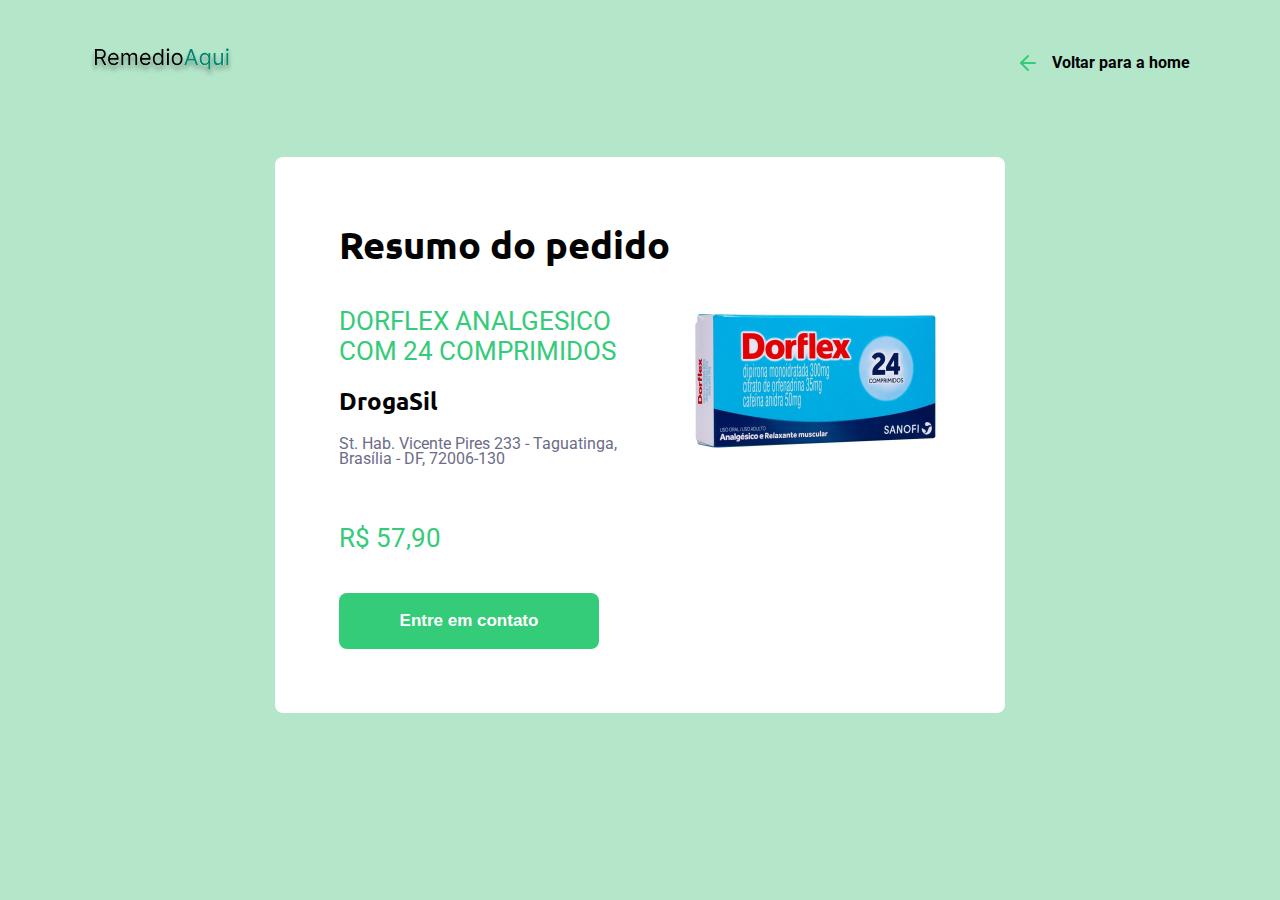
<file: public/views/resumoPedido.html>
<!DOCTYPE html>
<html lang="pt_br">
<head>
    <meta charset="UTF-8">
    <meta name="viewport" content="width=device-width, initial-scale=1.0">
    <title>Resumo do Pedido</title>
    <link rel="shortcut icon" href="../assets/medicamento.png">
    <link href="https://fonts.googleapis.com/css2?family=Roboto:wght@700&family=Ubuntu:wght@700&display=swap" rel="stylesheet">
    
    <link rel="stylesheet" href="../styles/main.css">
    <link rel="stylesheet" href="../styles/create.css">
    <link rel="stylesheet" href="../styles/responsive.css">
    <link rel="stylesheet" href="../styles/resumoPedido.css">
</head>
<body>
    <div id="page-search-results">
        
        
            <header>
                <svg width="143" height="29" viewBox="0 0 143 29" fill="none" xmlns="http://www.w3.org/2000/svg">
                    <g filter="url(#filter0_d_2005_3)">
                    <path d="M4.9375 17V1H10.3438C11.5938 1 12.6198 1.21354 13.4219 1.64062C14.224 2.0625 14.8177 2.64323 15.2031 3.38281C15.5885 4.1224 15.7813 4.96354 15.7813 5.90625C15.7813 6.84896 15.5885 7.6849 15.2031 8.41406C14.8177 9.14323 14.2266 9.71615 13.4297 10.1328C12.6328 10.5443 11.6146 10.75 10.375 10.75H6V9H10.3125C11.1667 9 11.8542 8.875 12.375 8.625C12.901 8.375 13.2813 8.02083 13.5156 7.5625C13.7552 7.09896 13.875 6.54687 13.875 5.90625C13.875 5.26562 13.7552 4.70573 13.5156 4.22656C13.276 3.7474 12.8932 3.3776 12.3672 3.11719C11.8411 2.85156 11.1458 2.71875 10.2812 2.71875H6.875V17H4.9375ZM12.4688 9.8125L16.4062 17H14.1563L10.2812 9.8125H12.4688ZM23.6621 17.25C22.5059 17.25 21.5085 16.9948 20.6699 16.4844C19.8366 15.9688 19.1934 15.25 18.7402 14.3281C18.2923 13.401 18.0684 12.3229 18.0684 11.0938C18.0684 9.86458 18.2923 8.78125 18.7402 7.84375C19.1934 6.90104 19.8236 6.16667 20.6309 5.64062C21.4434 5.10937 22.3913 4.84375 23.4746 4.84375C24.0996 4.84375 24.7168 4.94792 25.3262 5.15625C25.9355 5.36458 26.4902 5.70312 26.9902 6.17188C27.4902 6.63542 27.8887 7.25 28.1855 8.01562C28.4824 8.78125 28.6309 9.72396 28.6309 10.8437V11.625H19.3809V10.0312H26.7559C26.7559 9.35417 26.6204 8.75 26.3496 8.21875C26.084 7.6875 25.7038 7.26823 25.209 6.96094C24.7194 6.65365 24.1413 6.5 23.4746 6.5C22.7402 6.5 22.1048 6.68229 21.5684 7.04687C21.0371 7.40625 20.6283 7.875 20.3418 8.45312C20.0553 9.03125 19.9121 9.65104 19.9121 10.3125V11.375C19.9121 12.2813 20.0684 13.0495 20.3809 13.6797C20.6986 14.3047 21.1387 14.7812 21.7012 15.1094C22.2637 15.4323 22.9173 15.5938 23.6621 15.5938C24.1465 15.5938 24.584 15.526 24.9746 15.3906C25.3704 15.25 25.7116 15.0417 25.998 14.7656C26.2845 14.4844 26.5059 14.1354 26.6621 13.7187L28.4434 14.2188C28.2559 14.8229 27.9408 15.3542 27.498 15.8125C27.0553 16.2656 26.5085 16.6198 25.8574 16.875C25.2064 17.125 24.4746 17.25 23.6621 17.25ZM31.4355 17V5H33.2168V6.875H33.373C33.623 6.23437 34.0267 5.73698 34.584 5.38281C35.1413 5.02344 35.8105 4.84375 36.5918 4.84375C37.3835 4.84375 38.0423 5.02344 38.5684 5.38281C39.0996 5.73698 39.5137 6.23437 39.8105 6.875H39.9355C40.2428 6.25521 40.7038 5.76302 41.3184 5.39844C41.9329 5.02865 42.6699 4.84375 43.5293 4.84375C44.6022 4.84375 45.4798 5.17969 46.1621 5.85156C46.8444 6.51823 47.1855 7.55729 47.1855 8.96875V17H45.3418V8.96875C45.3418 8.08333 45.0996 7.45052 44.6152 7.07031C44.1309 6.6901 43.5605 6.5 42.9043 6.5C42.0605 6.5 41.4069 6.75521 40.9434 7.26562C40.4798 7.77083 40.248 8.41146 40.248 9.1875V17H38.373V8.78125C38.373 8.09896 38.1517 7.54948 37.709 7.13281C37.2663 6.71094 36.696 6.5 35.998 6.5C35.5189 6.5 35.071 6.6276 34.6543 6.88281C34.2428 7.13802 33.9095 7.49219 33.6543 7.94531C33.4043 8.39323 33.2793 8.91146 33.2793 9.5V17H31.4355ZM55.5879 17.25C54.4316 17.25 53.4342 16.9948 52.5957 16.4844C51.7624 15.9688 51.1191 15.25 50.666 14.3281C50.2181 13.401 49.9941 12.3229 49.9941 11.0938C49.9941 9.86458 50.2181 8.78125 50.666 7.84375C51.1191 6.90104 51.7493 6.16667 52.5566 5.64062C53.3691 5.10937 54.3171 4.84375 55.4004 4.84375C56.0254 4.84375 56.6426 4.94792 57.252 5.15625C57.8613 5.36458 58.416 5.70312 58.916 6.17188C59.416 6.63542 59.8145 7.25 60.1113 8.01562C60.4082 8.78125 60.5566 9.72396 60.5566 10.8437V11.625H51.3066V10.0312H58.6816C58.6816 9.35417 58.5462 8.75 58.2754 8.21875C58.0098 7.6875 57.6296 7.26823 57.1348 6.96094C56.6452 6.65365 56.0671 6.5 55.4004 6.5C54.666 6.5 54.0306 6.68229 53.4941 7.04687C52.9629 7.40625 52.554 7.875 52.2676 8.45312C51.9811 9.03125 51.8379 9.65104 51.8379 10.3125V11.375C51.8379 12.2813 51.9941 13.0495 52.3066 13.6797C52.6243 14.3047 53.0645 14.7812 53.627 15.1094C54.1895 15.4323 54.8431 15.5938 55.5879 15.5938C56.0723 15.5938 56.5098 15.526 56.9004 15.3906C57.2962 15.25 57.6374 15.0417 57.9238 14.7656C58.2103 14.4844 58.4316 14.1354 58.5879 13.7187L60.3691 14.2188C60.1816 14.8229 59.8665 15.3542 59.4238 15.8125C58.9811 16.2656 58.4342 16.6198 57.7832 16.875C57.1322 17.125 56.4004 17.25 55.5879 17.25ZM67.8926 17.25C66.8926 17.25 66.0098 16.9974 65.2441 16.4922C64.4785 15.9818 63.8796 15.263 63.4473 14.3359C63.015 13.4036 62.7988 12.3021 62.7988 11.0313C62.7988 9.77083 63.015 8.67708 63.4473 7.75C63.8796 6.82292 64.4811 6.10677 65.252 5.60156C66.0228 5.09635 66.9134 4.84375 67.9238 4.84375C68.7051 4.84375 69.3223 4.97396 69.7754 5.23438C70.2337 5.48958 70.5827 5.78125 70.8223 6.10937C71.0671 6.43229 71.2572 6.69792 71.3926 6.90625H71.5488V1H73.3926V17H71.6113V15.1562H71.3926C71.2572 15.375 71.0645 15.651 70.8145 15.9844C70.5645 16.3125 70.2077 16.6068 69.7441 16.8672C69.2806 17.1224 68.6634 17.25 67.8926 17.25ZM68.1426 15.5938C68.8822 15.5938 69.5072 15.401 70.0176 15.0156C70.528 14.625 70.916 14.0859 71.1816 13.3984C71.4473 12.7057 71.5801 11.9062 71.5801 11C71.5801 10.1042 71.4499 9.32031 71.1895 8.64844C70.929 7.97135 70.5436 7.44531 70.0332 7.07031C69.5228 6.6901 68.8926 6.5 68.1426 6.5C67.3613 6.5 66.7103 6.70052 66.1895 7.10156C65.6738 7.4974 65.2858 8.03646 65.0254 8.71875C64.7702 9.39583 64.6426 10.1562 64.6426 11C64.6426 11.8542 64.7728 12.6302 65.0332 13.3281C65.2988 14.0208 65.6895 14.5729 66.2051 14.9844C66.7259 15.3906 67.3717 15.5938 68.1426 15.5938ZM77.0254 17V5H78.8691V17H77.0254ZM77.9629 3C77.6035 3 77.2936 2.8776 77.0332 2.63281C76.778 2.38802 76.6504 2.09375 76.6504 1.75C76.6504 1.40625 76.778 1.11198 77.0332 0.867187C77.2936 0.622396 77.6035 0.5 77.9629 0.5C78.3223 0.5 78.6296 0.622396 78.8848 0.867187C79.1452 1.11198 79.2754 1.40625 79.2754 1.75C79.2754 2.09375 79.1452 2.38802 78.8848 2.63281C78.6296 2.8776 78.3223 3 77.9629 3ZM87.1211 17.25C86.0378 17.25 85.0872 16.9922 84.2695 16.4766C83.457 15.9609 82.8216 15.2396 82.3633 14.3125C81.9102 13.3854 81.6836 12.3021 81.6836 11.0625C81.6836 9.8125 81.9102 8.72135 82.3633 7.78906C82.8216 6.85677 83.457 6.13281 84.2695 5.61719C85.0872 5.10156 86.0378 4.84375 87.1211 4.84375C88.2044 4.84375 89.1523 5.10156 89.9648 5.61719C90.7826 6.13281 91.418 6.85677 91.8711 7.78906C92.3294 8.72135 92.5586 9.8125 92.5586 11.0625C92.5586 12.3021 92.3294 13.3854 91.8711 14.3125C91.418 15.2396 90.7826 15.9609 89.9648 16.4766C89.1523 16.9922 88.2044 17.25 87.1211 17.25ZM87.1211 15.5938C87.944 15.5938 88.6211 15.3828 89.1523 14.9609C89.6836 14.5391 90.0768 13.9844 90.332 13.2969C90.5872 12.6094 90.7148 11.8646 90.7148 11.0625C90.7148 10.2604 90.5872 9.51302 90.332 8.82031C90.0768 8.1276 89.6836 7.56771 89.1523 7.14062C88.6211 6.71354 87.944 6.5 87.1211 6.5C86.2982 6.5 85.6211 6.71354 85.0898 7.14062C84.5586 7.56771 84.1654 8.1276 83.9102 8.82031C83.6549 9.51302 83.5273 10.2604 83.5273 11.0625C83.5273 11.8646 83.6549 12.6094 83.9102 13.2969C84.1654 13.9844 84.5586 14.5391 85.0898 14.9609C85.6211 15.3828 86.2982 15.5938 87.1211 15.5938Z" fill="black"/>
                    <path d="M96.2793 17H94.248L100.123 1H102.123L107.998 17H105.967L101.186 3.53125H101.061L96.2793 17ZM97.0293 10.75H105.217V12.4687H97.0293V10.75ZM118.428 21.5V15.1562H118.271C118.136 15.375 117.943 15.651 117.693 15.9844C117.443 16.3125 117.087 16.6068 116.623 16.8672C116.16 17.1224 115.542 17.25 114.771 17.25C113.771 17.25 112.889 16.9974 112.123 16.4922C111.357 15.9818 110.758 15.263 110.326 14.3359C109.894 13.4036 109.678 12.3021 109.678 11.0313C109.678 9.77083 109.894 8.67708 110.326 7.75C110.758 6.82292 111.36 6.10677 112.131 5.60156C112.902 5.09635 113.792 4.84375 114.803 4.84375C115.584 4.84375 116.201 4.97396 116.654 5.23438C117.113 5.48958 117.462 5.78125 117.701 6.10937C117.946 6.43229 118.136 6.69792 118.271 6.90625H118.49V5H120.271V21.5H118.428ZM115.021 15.5938C115.761 15.5938 116.386 15.401 116.896 15.0156C117.407 14.625 117.795 14.0859 118.061 13.3984C118.326 12.7057 118.459 11.9062 118.459 11C118.459 10.1042 118.329 9.32031 118.068 8.64844C117.808 7.97135 117.423 7.44531 116.912 7.07031C116.402 6.6901 115.771 6.5 115.021 6.5C114.24 6.5 113.589 6.70052 113.068 7.10156C112.553 7.4974 112.165 8.03646 111.904 8.71875C111.649 9.39583 111.521 10.1562 111.521 11C111.521 11.8542 111.652 12.6302 111.912 13.3281C112.178 14.0208 112.568 14.5729 113.084 14.9844C113.605 15.3906 114.251 15.5938 115.021 15.5938ZM131.209 12.0937V5H133.053V17H131.209V14.9687H131.084C130.803 15.5781 130.365 16.0964 129.771 16.5234C129.178 16.9453 128.428 17.1563 127.521 17.1563C126.771 17.1563 126.105 16.9922 125.521 16.6641C124.938 16.3307 124.48 15.8307 124.146 15.1641C123.813 14.4922 123.646 13.6458 123.646 12.625V5H125.49V12.5C125.49 13.375 125.735 14.0729 126.225 14.5938C126.719 15.1146 127.35 15.375 128.115 15.375C128.574 15.375 129.04 15.2578 129.514 15.0234C129.993 14.7891 130.394 14.4297 130.717 13.9453C131.045 13.4609 131.209 12.8437 131.209 12.0937ZM136.43 17V5H138.273V17H136.43ZM137.367 3C137.008 3 136.698 2.8776 136.438 2.63281C136.182 2.38802 136.055 2.09375 136.055 1.75C136.055 1.40625 136.182 1.11198 136.438 0.867187C136.698 0.622396 137.008 0.5 137.367 0.5C137.727 0.5 138.034 0.622396 138.289 0.867187C138.549 1.11198 138.68 1.40625 138.68 1.75C138.68 2.09375 138.549 2.38802 138.289 2.63281C138.034 2.8776 137.727 3 137.367 3Z" fill="#00856F"/>
                    </g>
                    <defs>
                    <filter id="filter0_d_2005_3" x="0.9375" y="0.5" width="141.742" height="29" filterUnits="userSpaceOnUse" color-interpolation-filters="sRGB">
                    <feFlood flood-opacity="0" result="BackgroundImageFix"/>
                    <feColorMatrix in="SourceAlpha" type="matrix" values="0 0 0 0 0 0 0 0 0 0 0 0 0 0 0 0 0 0 127 0" result="hardAlpha"/>
                    <feOffset dy="4"/>
                    <feGaussianBlur stdDeviation="2"/>
                    <feComposite in2="hardAlpha" operator="out"/>
                    <feColorMatrix type="matrix" values="0 0 0 0 0 0 0 0 0 0 0 0 0 0 0 0 0 0 0.25 0"/>
                    <feBlend mode="normal" in2="BackgroundImageFix" result="effect1_dropShadow_2005_3"/>
                    <feBlend mode="normal" in="SourceGraphic" in2="effect1_dropShadow_2005_3" result="shape"/>
                    </filter>
                    </defs>
                    </svg>
         
                <a href="../views/index.html">
                    <span></span>
                    Voltar para a home
                </a> 
    
            </header>
             <main>
            <fildset>
                
                 <form action="">
                   <h1>
                    Resumo do pedido
                   </h1>
                         
                         <br></br>

                         <div class="cards">
                                   <div>
                                        <span>DORFLEX ANALGESICO COM 24 COMPRIMIDOS</span>
                                        <br><br>
                                         <h2>DrogaSil</h2>
                                         <br>
                                         <p>St. Hab. Vicente Pires 233 - Taguatinga, Brasília - DF, 72006-130</p>
                                            <br>
                                            <br>
                                            <br>
                                         <span> R$ 57,90</span>
                                 </div>                        
                                     <div>
                                        <img src="../assets/dorflex.jpg" alt="">
                                     </div>
                        </div>
                        <button type="button"> <a href="https://www.google.com/search?q=Drogasil+Vicente+Pires&tbm=lcl&sxsrf=ALiCzsZe_dMiHVuJxz2EzdIr0rAOchUeFg%3A1656794066905&ei=0qvAYpbjNrTa1sQPzNivwAM&oq=Drogasil+Vicente+Pires&gs_l=psy-ab.3..0i512k1l3j0i30i22k1l6j38.9825614.9825614.0.9826145.1.1.0.0.0.0.141.141.0j1.1.0....0...1c.1.64.psy-ab..0.1.140....0.5pkWVGuf88s#rlfi=hd:;si:3425228599767789347;mv:[[-15.803278175101374,-48.002394428049065],[-15.820744465101873,-48.035396327768304],null,[-15.812011508587483,-48.018895377908684],15]"><strong>Entre em contato</strong></button></a>
            </fildset>

                

            </form>

    </div>
    
    <script src="../scripts/create-point.js"></script>
</main>
</body>
</html>
</file>
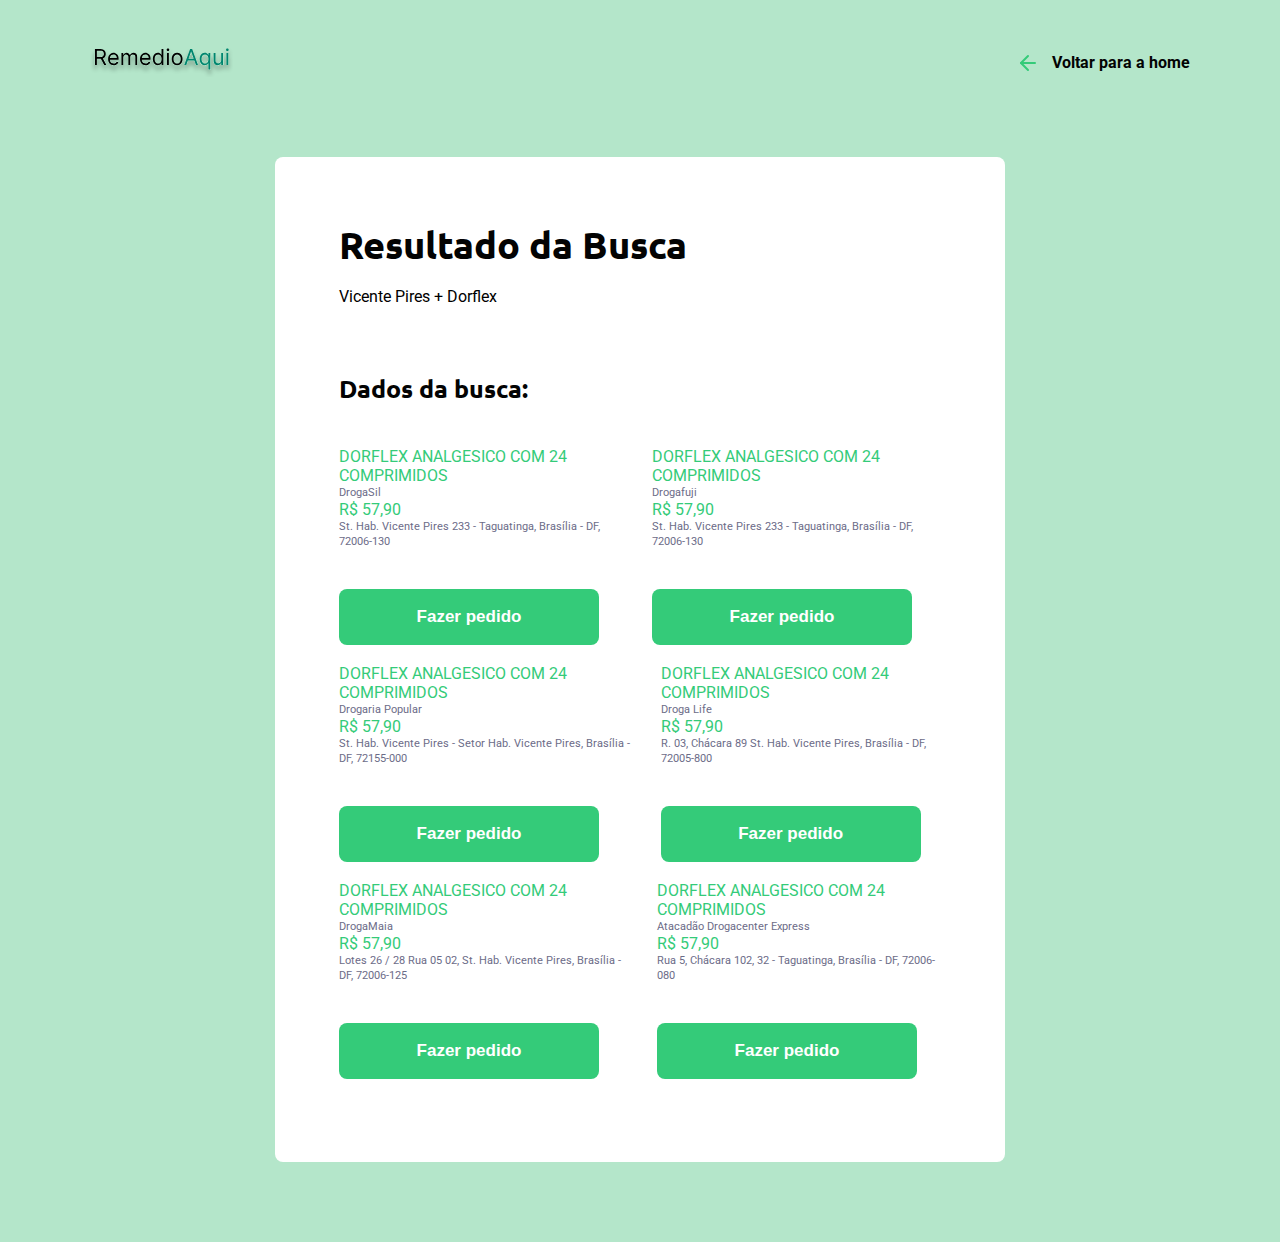
<file: public/views/search-results.html>
<!DOCTYPE html>
<html lang="pt_br">
<head>
    <meta charset="UTF-8">
    <meta name="viewport" content="width=device-width, initial-scale=1.0">
    <title>Resultado da Pesquisa</title>
    <link rel="shortcut icon" href="../assets/medicamento.png">
    <link href="https://fonts.googleapis.com/css2?family=Roboto:wght@700&family=Ubuntu:wght@700&display=swap" rel="stylesheet">
    

    <link rel="stylesheet" href="../styles/main.css">
    <link rel="stylesheet" href="../styles/create.css">
    <link rel="stylesheet" href="../styles/search-results.css">
    <link rel="stylesheet" href="../styles/responsive.css">
</head>
<body>

    <div id="page-search-results">
        
            <header>
                <svg width="143" height="29" viewBox="0 0 143 29" fill="none" xmlns="http://www.w3.org/2000/svg">
                    <g filter="url(#filter0_d_2005_3)">
                    <path d="M4.9375 17V1H10.3438C11.5938 1 12.6198 1.21354 13.4219 1.64062C14.224 2.0625 14.8177 2.64323 15.2031 3.38281C15.5885 4.1224 15.7813 4.96354 15.7813 5.90625C15.7813 6.84896 15.5885 7.6849 15.2031 8.41406C14.8177 9.14323 14.2266 9.71615 13.4297 10.1328C12.6328 10.5443 11.6146 10.75 10.375 10.75H6V9H10.3125C11.1667 9 11.8542 8.875 12.375 8.625C12.901 8.375 13.2813 8.02083 13.5156 7.5625C13.7552 7.09896 13.875 6.54687 13.875 5.90625C13.875 5.26562 13.7552 4.70573 13.5156 4.22656C13.276 3.7474 12.8932 3.3776 12.3672 3.11719C11.8411 2.85156 11.1458 2.71875 10.2812 2.71875H6.875V17H4.9375ZM12.4688 9.8125L16.4062 17H14.1563L10.2812 9.8125H12.4688ZM23.6621 17.25C22.5059 17.25 21.5085 16.9948 20.6699 16.4844C19.8366 15.9688 19.1934 15.25 18.7402 14.3281C18.2923 13.401 18.0684 12.3229 18.0684 11.0938C18.0684 9.86458 18.2923 8.78125 18.7402 7.84375C19.1934 6.90104 19.8236 6.16667 20.6309 5.64062C21.4434 5.10937 22.3913 4.84375 23.4746 4.84375C24.0996 4.84375 24.7168 4.94792 25.3262 5.15625C25.9355 5.36458 26.4902 5.70312 26.9902 6.17188C27.4902 6.63542 27.8887 7.25 28.1855 8.01562C28.4824 8.78125 28.6309 9.72396 28.6309 10.8437V11.625H19.3809V10.0312H26.7559C26.7559 9.35417 26.6204 8.75 26.3496 8.21875C26.084 7.6875 25.7038 7.26823 25.209 6.96094C24.7194 6.65365 24.1413 6.5 23.4746 6.5C22.7402 6.5 22.1048 6.68229 21.5684 7.04687C21.0371 7.40625 20.6283 7.875 20.3418 8.45312C20.0553 9.03125 19.9121 9.65104 19.9121 10.3125V11.375C19.9121 12.2813 20.0684 13.0495 20.3809 13.6797C20.6986 14.3047 21.1387 14.7812 21.7012 15.1094C22.2637 15.4323 22.9173 15.5938 23.6621 15.5938C24.1465 15.5938 24.584 15.526 24.9746 15.3906C25.3704 15.25 25.7116 15.0417 25.998 14.7656C26.2845 14.4844 26.5059 14.1354 26.6621 13.7187L28.4434 14.2188C28.2559 14.8229 27.9408 15.3542 27.498 15.8125C27.0553 16.2656 26.5085 16.6198 25.8574 16.875C25.2064 17.125 24.4746 17.25 23.6621 17.25ZM31.4355 17V5H33.2168V6.875H33.373C33.623 6.23437 34.0267 5.73698 34.584 5.38281C35.1413 5.02344 35.8105 4.84375 36.5918 4.84375C37.3835 4.84375 38.0423 5.02344 38.5684 5.38281C39.0996 5.73698 39.5137 6.23437 39.8105 6.875H39.9355C40.2428 6.25521 40.7038 5.76302 41.3184 5.39844C41.9329 5.02865 42.6699 4.84375 43.5293 4.84375C44.6022 4.84375 45.4798 5.17969 46.1621 5.85156C46.8444 6.51823 47.1855 7.55729 47.1855 8.96875V17H45.3418V8.96875C45.3418 8.08333 45.0996 7.45052 44.6152 7.07031C44.1309 6.6901 43.5605 6.5 42.9043 6.5C42.0605 6.5 41.4069 6.75521 40.9434 7.26562C40.4798 7.77083 40.248 8.41146 40.248 9.1875V17H38.373V8.78125C38.373 8.09896 38.1517 7.54948 37.709 7.13281C37.2663 6.71094 36.696 6.5 35.998 6.5C35.5189 6.5 35.071 6.6276 34.6543 6.88281C34.2428 7.13802 33.9095 7.49219 33.6543 7.94531C33.4043 8.39323 33.2793 8.91146 33.2793 9.5V17H31.4355ZM55.5879 17.25C54.4316 17.25 53.4342 16.9948 52.5957 16.4844C51.7624 15.9688 51.1191 15.25 50.666 14.3281C50.2181 13.401 49.9941 12.3229 49.9941 11.0938C49.9941 9.86458 50.2181 8.78125 50.666 7.84375C51.1191 6.90104 51.7493 6.16667 52.5566 5.64062C53.3691 5.10937 54.3171 4.84375 55.4004 4.84375C56.0254 4.84375 56.6426 4.94792 57.252 5.15625C57.8613 5.36458 58.416 5.70312 58.916 6.17188C59.416 6.63542 59.8145 7.25 60.1113 8.01562C60.4082 8.78125 60.5566 9.72396 60.5566 10.8437V11.625H51.3066V10.0312H58.6816C58.6816 9.35417 58.5462 8.75 58.2754 8.21875C58.0098 7.6875 57.6296 7.26823 57.1348 6.96094C56.6452 6.65365 56.0671 6.5 55.4004 6.5C54.666 6.5 54.0306 6.68229 53.4941 7.04687C52.9629 7.40625 52.554 7.875 52.2676 8.45312C51.9811 9.03125 51.8379 9.65104 51.8379 10.3125V11.375C51.8379 12.2813 51.9941 13.0495 52.3066 13.6797C52.6243 14.3047 53.0645 14.7812 53.627 15.1094C54.1895 15.4323 54.8431 15.5938 55.5879 15.5938C56.0723 15.5938 56.5098 15.526 56.9004 15.3906C57.2962 15.25 57.6374 15.0417 57.9238 14.7656C58.2103 14.4844 58.4316 14.1354 58.5879 13.7187L60.3691 14.2188C60.1816 14.8229 59.8665 15.3542 59.4238 15.8125C58.9811 16.2656 58.4342 16.6198 57.7832 16.875C57.1322 17.125 56.4004 17.25 55.5879 17.25ZM67.8926 17.25C66.8926 17.25 66.0098 16.9974 65.2441 16.4922C64.4785 15.9818 63.8796 15.263 63.4473 14.3359C63.015 13.4036 62.7988 12.3021 62.7988 11.0313C62.7988 9.77083 63.015 8.67708 63.4473 7.75C63.8796 6.82292 64.4811 6.10677 65.252 5.60156C66.0228 5.09635 66.9134 4.84375 67.9238 4.84375C68.7051 4.84375 69.3223 4.97396 69.7754 5.23438C70.2337 5.48958 70.5827 5.78125 70.8223 6.10937C71.0671 6.43229 71.2572 6.69792 71.3926 6.90625H71.5488V1H73.3926V17H71.6113V15.1562H71.3926C71.2572 15.375 71.0645 15.651 70.8145 15.9844C70.5645 16.3125 70.2077 16.6068 69.7441 16.8672C69.2806 17.1224 68.6634 17.25 67.8926 17.25ZM68.1426 15.5938C68.8822 15.5938 69.5072 15.401 70.0176 15.0156C70.528 14.625 70.916 14.0859 71.1816 13.3984C71.4473 12.7057 71.5801 11.9062 71.5801 11C71.5801 10.1042 71.4499 9.32031 71.1895 8.64844C70.929 7.97135 70.5436 7.44531 70.0332 7.07031C69.5228 6.6901 68.8926 6.5 68.1426 6.5C67.3613 6.5 66.7103 6.70052 66.1895 7.10156C65.6738 7.4974 65.2858 8.03646 65.0254 8.71875C64.7702 9.39583 64.6426 10.1562 64.6426 11C64.6426 11.8542 64.7728 12.6302 65.0332 13.3281C65.2988 14.0208 65.6895 14.5729 66.2051 14.9844C66.7259 15.3906 67.3717 15.5938 68.1426 15.5938ZM77.0254 17V5H78.8691V17H77.0254ZM77.9629 3C77.6035 3 77.2936 2.8776 77.0332 2.63281C76.778 2.38802 76.6504 2.09375 76.6504 1.75C76.6504 1.40625 76.778 1.11198 77.0332 0.867187C77.2936 0.622396 77.6035 0.5 77.9629 0.5C78.3223 0.5 78.6296 0.622396 78.8848 0.867187C79.1452 1.11198 79.2754 1.40625 79.2754 1.75C79.2754 2.09375 79.1452 2.38802 78.8848 2.63281C78.6296 2.8776 78.3223 3 77.9629 3ZM87.1211 17.25C86.0378 17.25 85.0872 16.9922 84.2695 16.4766C83.457 15.9609 82.8216 15.2396 82.3633 14.3125C81.9102 13.3854 81.6836 12.3021 81.6836 11.0625C81.6836 9.8125 81.9102 8.72135 82.3633 7.78906C82.8216 6.85677 83.457 6.13281 84.2695 5.61719C85.0872 5.10156 86.0378 4.84375 87.1211 4.84375C88.2044 4.84375 89.1523 5.10156 89.9648 5.61719C90.7826 6.13281 91.418 6.85677 91.8711 7.78906C92.3294 8.72135 92.5586 9.8125 92.5586 11.0625C92.5586 12.3021 92.3294 13.3854 91.8711 14.3125C91.418 15.2396 90.7826 15.9609 89.9648 16.4766C89.1523 16.9922 88.2044 17.25 87.1211 17.25ZM87.1211 15.5938C87.944 15.5938 88.6211 15.3828 89.1523 14.9609C89.6836 14.5391 90.0768 13.9844 90.332 13.2969C90.5872 12.6094 90.7148 11.8646 90.7148 11.0625C90.7148 10.2604 90.5872 9.51302 90.332 8.82031C90.0768 8.1276 89.6836 7.56771 89.1523 7.14062C88.6211 6.71354 87.944 6.5 87.1211 6.5C86.2982 6.5 85.6211 6.71354 85.0898 7.14062C84.5586 7.56771 84.1654 8.1276 83.9102 8.82031C83.6549 9.51302 83.5273 10.2604 83.5273 11.0625C83.5273 11.8646 83.6549 12.6094 83.9102 13.2969C84.1654 13.9844 84.5586 14.5391 85.0898 14.9609C85.6211 15.3828 86.2982 15.5938 87.1211 15.5938Z" fill="black"/>
                    <path d="M96.2793 17H94.248L100.123 1H102.123L107.998 17H105.967L101.186 3.53125H101.061L96.2793 17ZM97.0293 10.75H105.217V12.4687H97.0293V10.75ZM118.428 21.5V15.1562H118.271C118.136 15.375 117.943 15.651 117.693 15.9844C117.443 16.3125 117.087 16.6068 116.623 16.8672C116.16 17.1224 115.542 17.25 114.771 17.25C113.771 17.25 112.889 16.9974 112.123 16.4922C111.357 15.9818 110.758 15.263 110.326 14.3359C109.894 13.4036 109.678 12.3021 109.678 11.0313C109.678 9.77083 109.894 8.67708 110.326 7.75C110.758 6.82292 111.36 6.10677 112.131 5.60156C112.902 5.09635 113.792 4.84375 114.803 4.84375C115.584 4.84375 116.201 4.97396 116.654 5.23438C117.113 5.48958 117.462 5.78125 117.701 6.10937C117.946 6.43229 118.136 6.69792 118.271 6.90625H118.49V5H120.271V21.5H118.428ZM115.021 15.5938C115.761 15.5938 116.386 15.401 116.896 15.0156C117.407 14.625 117.795 14.0859 118.061 13.3984C118.326 12.7057 118.459 11.9062 118.459 11C118.459 10.1042 118.329 9.32031 118.068 8.64844C117.808 7.97135 117.423 7.44531 116.912 7.07031C116.402 6.6901 115.771 6.5 115.021 6.5C114.24 6.5 113.589 6.70052 113.068 7.10156C112.553 7.4974 112.165 8.03646 111.904 8.71875C111.649 9.39583 111.521 10.1562 111.521 11C111.521 11.8542 111.652 12.6302 111.912 13.3281C112.178 14.0208 112.568 14.5729 113.084 14.9844C113.605 15.3906 114.251 15.5938 115.021 15.5938ZM131.209 12.0937V5H133.053V17H131.209V14.9687H131.084C130.803 15.5781 130.365 16.0964 129.771 16.5234C129.178 16.9453 128.428 17.1563 127.521 17.1563C126.771 17.1563 126.105 16.9922 125.521 16.6641C124.938 16.3307 124.48 15.8307 124.146 15.1641C123.813 14.4922 123.646 13.6458 123.646 12.625V5H125.49V12.5C125.49 13.375 125.735 14.0729 126.225 14.5938C126.719 15.1146 127.35 15.375 128.115 15.375C128.574 15.375 129.04 15.2578 129.514 15.0234C129.993 14.7891 130.394 14.4297 130.717 13.9453C131.045 13.4609 131.209 12.8437 131.209 12.0937ZM136.43 17V5H138.273V17H136.43ZM137.367 3C137.008 3 136.698 2.8776 136.438 2.63281C136.182 2.38802 136.055 2.09375 136.055 1.75C136.055 1.40625 136.182 1.11198 136.438 0.867187C136.698 0.622396 137.008 0.5 137.367 0.5C137.727 0.5 138.034 0.622396 138.289 0.867187C138.549 1.11198 138.68 1.40625 138.68 1.75C138.68 2.09375 138.549 2.38802 138.289 2.63281C138.034 2.8776 137.727 3 137.367 3Z" fill="#00856F"/>
                    </g>
                    <defs>
                    <filter id="filter0_d_2005_3" x="0.9375" y="0.5" width="141.742" height="29" filterUnits="userSpaceOnUse" color-interpolation-filters="sRGB">
                    <feFlood flood-opacity="0" result="BackgroundImageFix"/>
                    <feColorMatrix in="SourceAlpha" type="matrix" values="0 0 0 0 0 0 0 0 0 0 0 0 0 0 0 0 0 0 127 0" result="hardAlpha"/>
                    <feOffset dy="4"/>
                    <feGaussianBlur stdDeviation="2"/>
                    <feComposite in2="hardAlpha" operator="out"/>
                    <feColorMatrix type="matrix" values="0 0 0 0 0 0 0 0 0 0 0 0 0 0 0 0 0 0 0.25 0"/>
                    <feBlend mode="normal" in2="BackgroundImageFix" result="effect1_dropShadow_2005_3"/>
                    <feBlend mode="normal" in="SourceGraphic" in2="effect1_dropShadow_2005_3" result="shape"/>
                    </filter>
                    </defs>
                    </svg>
         
                <a href="../views/index.html">
                    <span></span>
                    Voltar para a home
                </a> 
            </header>

            <main>
                <form>
                    <h1>Resultado da Busca</h1>
                    <br>
                    <p> Vicente Pires + Dorflex </p>
    
                    <fieldset>
                        <legend>
                            <h2>Dados da busca: </h2>
                        </legend>
                        <ul class="cards">
                            <li> 
                                <div>
                                      <span>DORFLEX ANALGESICO COM 24 COMPRIMIDOS</span>
                                    <p>DrogaSil</p><span> R$ 57,90</span>
                                    <p>St. Hab. Vicente Pires 233 - Taguatinga, Brasília - DF, 72006-130</p>
                                    
                                        <button type="button" class="fazerPedido">
                                            <a href="../views/resumoPedido.html"><span></span><strong>Fazer pedido</strong> </a>
                                        </button>
                                    
                                    <br></br>
                                </div>
                              

                            </li>
                          
                            <li> 
                                <div>
                                      <span>DORFLEX ANALGESICO COM 24 COMPRIMIDOS</span>
                                    <p>Drogafuji</p><span> R$ 57,90</span>
                                    <p>St. Hab. Vicente Pires 233 - Taguatinga, Brasília - DF, 72006-130</p>
                                    
                                        <button type="button" class="fazerPedido">
                                            <a href="../views/resumoPedido.html"><span></span><strong>Fazer pedido</strong> </a>
                                        </button>
                                   
                                    <br></br>
                                </div>
                              

                            </li>

                        </ul>
                        <ul class="cards">
                
                            <li> 
                                <div>
                                  <span>DORFLEX ANALGESICO COM 24 COMPRIMIDOS</span>
                                </div>
                                <div>
                                    <p>Drogaria Popular</p><span> R$ 57,90</span>
                                    <p>St. Hab. Vicente Pires - Setor Hab. Vicente Pires, Brasília - DF, 72155-000</p>
                                    
                                        <button type="button" class="fazerPedido">
                                            <a href="../views/resumoPedido.html"><span></span><strong>Fazer pedido</strong> </a>
                                        </button>
                                   
                                    <br></br>
                                    </div>
                            </li>

                            <li> 
                                <div>
                                  <span>DORFLEX ANALGESICO COM 24 COMPRIMIDOS</span>
                                </div>
                            <div>
                                <p>Droga Life</p><span> R$ 57,90</span>
                                <p>R. 03, Chácara 89 St. Hab. Vicente Pires, Brasília - DF, 72005-800</p>
                                
                                    <button type="button" class="fazerPedido">
                                        <a href="../views/resumoPedido.html"><span></span><strong>Fazer pedido</strong> </a>
                                    </button>
                               
                                <br></br>
                            </div>
                            </li>
                            

                        </ul>
                        <ul class="cards">
                
                            <li> 
                                <div>
                                  <span>DORFLEX ANALGESICO COM 24 COMPRIMIDOS</span>
                                </div>
                                <div>
                                    <p>DrogaMaia</p><span> R$ 57,90</span>
                                    <p>Lotes 26 / 28 Rua 05 02, St. Hab. Vicente Pires, Brasília - DF, 72006-125</p>
                                    
                                        <button type="button" class="fazerPedido">
                                            <a href="../views/resumoPedido.html"><span></span><strong>Fazer pedido</strong> </a>
                                        </button>
                                   
                                    <br></br>
                                    </div>
                            </li>

                            <li> 
                                <div>
                                  <span>DORFLEX ANALGESICO COM 24 COMPRIMIDOS</span>
                                </div>
                            <div>
                                <p>Atacadão Drogacenter Express</p><span> R$ 57,90</span>
                                <p> Rua 5, Chácara 102, 32 - Taguatinga, Brasília - DF, 72006-080</p>
                                
                                    <button type="button" class="fazerPedido">
                                        <a href="../views/resumoPedido.html"><span></span><strong>Fazer pedido</strong> </a>
                                    </button>
                               
                                <br></br>
                            </div>
                            </li>
                            

                        </ul>
    
                </form>
              
            </main>     

    </div>
      
</body>
</html>
</file>
<file: public/styles/main.css>
:root{
    --title-color:#030303;
    --primary-color: #34cb79;
}

*{
    margin: 0;
    padding: 0;
    box-sizing: border-box;
}


html{
    font-family: 'Roboto', sans-serif;
    
}

body{
    background: #b4e6ca;
    -webkit-font-smoothing: antialiased;
}

a {
    text-decoration: none;
}

h1,h2,h3,h4,h5,h6{
    color: var(--title-color);
   font-family: 'Ubuntu', sans-serif;
}
</file>
<file: public/styles/home.css>
#page-home {
    height: 85vh;
    background: url(../../public/assets/medicamento.png) no-repeat;
    background-position: 55vw bottom;
}

#page-home .content{
    width: 90%;
    max-width: 1100px;
    height: 100%;
    margin: 0 auto;
    display: flex;
    flex-direction: column;
}

#page-home header {
    margin-top: 50px;
    display: flex;
    align-items: center;
    justify-content: space-between;
}
#page-home header a{
   
    display: flex;
    color: var(--title-color);
    font-weight: 700;
      
}

#page-home header a span {
    background-image: url(../../public/assets/log-in.svg);
    display: flex;
    width: 20px;
    height: 20px;
    margin-right: 12px;
}

#page-home main{
    max-width: 560px;
    flex: 1;
    display: flex;
    flex-direction: column;
    justify-content: center;
}

#page-home main h1{
    font-size: 56px;
   
    
}

#page-home main p {
    font-size: 26px;
    line-height: 38px;
    margin-top: 25px;
}

#page-home main a{
    width: 100%;
    max-width: 360px;
    background-color: var(--primary-color);
    border-radius: 9px;
    display: flex;
    align-items: center;
    margin-top: 40px;
    height: 72px;
    transition: 400ms;
    
}

#page-home main a:hover{
    background-color: #2fb86e;
}

#page-home main a span {
    width: 70px;
    height: 70px;
    border-top-left-radius: 8px;
    border-bottom-left-radius: 8px;
    background-color: rgba(0, 0, 0, 0.09);
    display: flex;
    align-items: center;
    justify-content: center;
}

#page-home main a span::after{
    content: "";
    background-image: url(../assets/search.svg);
    width: 20px;
    height: 20px;
}

#page-home main a strong{
    flex: 1;
    color: white;
    text-align: center;
}
</file>
<file: public/styles/modal.css>
#modal {
  background-color: #0e0a14ef;
  height: 100vh;
  width: 100vw;
  position: fixed;
  top: 0;

  display: flex;
  justify-content: center;
  align-items: center;
  transition: 400ms;
}
#modal.hide {
  display: none;
}
#modal .content {
  color: white;
  width: 420px;
}

#modal .header {
  display: flex;
  align-items: center;
  justify-content: space-between;
  margin-bottom: 48px;
}

#modal .header a {
  background-image: url(../assets/x.svg);
  width: 20px;
  height: 20px;

  display: flex;
  font-size: 0.01px;
}

#modal .header h1 {
  color: white;
  font-size: 36px;
  line-height: 42px;
}

#modal form label {
  font-size: 14px;
  line-height: 16px;
  display: block;
  margin-bottom: 8px;
}

#modal form .field {
  display: flex;
}

#modal form input {
  flex: 1;
  background-color: #f0f0f5;
  border-radius: 8px 0 0 8px;
  border: 0;
  padding: 16px 24px;
  font-size: 16px;
  color: #6c6c80;
}

#modal form button {
  width: 72px;
  height: 72px;

  background-color: var(--primary-color);
  border: 0;
  border-radius: 0 8px 8px 0;
}

#modal form button:hover {
  background-color: #2fb86e;
}
</file>
<file: public/styles/responsive.css>
@media (max-width:900px){
    #page-home{
        background-position-x: 70vw ;

    }

    #page-home .content{
        align-items: center;
        text-align: center;
    }

    #page-home header a{
        position: absolute;
        bottom: 48px;
        left: 50%;
        transform: translateX(-50%);
    }

    #page-home main {
        align-items: center;
    }

    #page-search-results .cards {
        grid-template-columns: 1fr;
    }

    #page-search-results .cards img{
        height: 250px;
    }
}

@media (min-width:1700px){
    #page-home{
        background-position-x: 37vw ;

    }

}

@media (max-height: 760px){
    #page-home{
        background-position-y: 200px ;

    }

}
</file>
<file: public/styles/create.css>
#page-create {
    width: 90%;
    max-width: 1100px;
    margin: 0 auto;
}

#page-create header {
    display: flex;
    justify-content: space-between;
    align-items: center;
    margin-top: 35px;
}

#page-create header a {
    color: var(--title-color);
    font-weight: bold;
    display: flex;
    align-items: center;
}

#page-create header a span{
    margin-right: 12px;
    background-image: url(../assets/arrow-left.svg);
    display: flex;
    width: 20px;
    height: 22px;
}

form{
    margin: 80px auto;
    background-color: white;
    padding: 64px;
    border-radius: 8px;
    max-width: 730px;
   

    
}

form h1{
    font-size: 38px;

}

form fieldset{
    margin-top: 66px;
    border: 0;

}

form legend{
    margin-bottom: 42px;
    display: flex;
    align-items: center;
    justify-content: space-between;

    width: 100%;
}

form legend h2{
    font-size: 25px;
}

form legend span{
    font-size: 14px;
    color: var(--title-color);
}

form .field{
    flex: 1;
    display: flex;
    flex-direction: column;
    margin-bottom: 25px;
}

form .field-group{
    display: flex;
}

form input,
form select{
    background-color: #d3d3e2;
    border: 0;
    padding: 17px 26px;
    font-size: 18px;
    border-radius: 8px;
}


form select{
    -webkit-appearance: none;
    -moz-appearance: none;
    appearance: none;
}

form label{
    font-size: 15px;
    margin-bottom: 8px;
}

form .field-group .field + .field{
    margin-left: 24px;
}

form button{
    width: 260px;
    height: 56px;
    background-color: var(--primary-color);
    border-radius: 8px;
    color: white;
    font-weight: bold;
    font-size: 17px;
    border: 0;
    margin-top: 40px;

    transition: background-color 400ms;
}


.items-grid{
    display: grid;
    grid-template-columns: 1fr 1fr 1fr;
    gap: 16px;
}

.items-grid li {
    background-color: #f5f5f5;
    list-style: none;

    border: 2px solid #f5f5f5;
    border-radius: 8px;

    height: 180px;
    padding: 32px 24px 16px;

    display: flex;
    flex-direction: column;
    align-items: center;
    justify-content: space-between;

    text-align: center;
    cursor: pointer;
}

.items-grid li span{
    margin-top: 12px;
    flex: 1;
    display: flex;
    align-items: center;
    color: var(--title-color);
}

.items-grid li.selected{
    background: #e1faec;
    border: 2px solid #34cb79;
}

.items-grid li img,
.items-grid li span {
    pointer-events: none;
}
</file>
<file: public/styles/resumoPedido.css>
body::after{
  content: "";
  position: fixed;
  background: white;
  top: 260;
  right: 0;
  left: 0;
  bottom: 0;
  z-index: -1;
}
#page-search-results {
  width: 90%;
  max-width: 1100px;
  margin: 0 auto;
}

#page-search-results header {
  display: flex;
  justify-content: space-between;
  align-items: center;
  margin-top: 48px;
}

#page-search-results header a {
  color: var(--title-color);
  font-weight: bold;
  display: flex;
  align-items: center;
}

#page-search-results header a span{
  margin-right: 16px;
  background-image: url(../assets/arrow-left.svg);
  display: flex;
  width: 20px;
  height: 24px;
}

main{
  margin: 50px;
}

main h4{
  font-weight: normal;
  font-size: Roboto, sans-serif;
  margin-bottom: 34px;
}

main .cards{
  display: flex;
  grid-template-columns: 1fr 1fr 1fr;
  gap: 24px;
  
  
}

main .cards img{
  width: 250px;
  height: 150px;
  object-fit: cover;
  border-radius: 8px 8px 0 0;
  
}

main .cards h1{
  margin-top: 32px ;
  font-size: 36px;
  line-height: 41px;
  color: #322153;
}

main .cards h3{
  margin: 24px 0;
  font-family: Roboto;
  font-weight: bold;
  font-size: 24px;
  line-height: 34px;
  color: #34CB79;

}

main .cards p{
  font-size: 16px;
  line-height: 15px;
  color: #6C6C88;
}
main .cards span {
  font-size: 26px;
  color: #34CB79

}
main .fazerPedido button{
  width: 22px;
  height: 22px;
  background-color: #2fb86e;
  border: 0;
  border-radius: 0 ;
  
  
}
main a strong{
  flex: 1;
  color: white;

}
li {
  list-style-type: none;
}
</file>
<file: public/styles/search-results.css>
body::after{
    content: "";
    position: fixed;
    background: white;
    top: 260;
    right: 0;
    left: 0;
    bottom: 0;
    z-index: -1;
}
#page-search-results {
    width: 90%;
    max-width: 1100px;
    margin: 0 auto;
}

#page-search-results header {
    display: flex;
    justify-content: space-between;
    align-items: center;
    margin-top: 48px;
}

#page-search-results header a {
    color: var(--title-color);
    font-weight: bold;
    display: flex;
    align-items: center;
}

#page-search-results header a span{
    margin-right: 16px;
    background-image: url(../assets/arrow-left.svg);
    display: flex;
    width: 20px;
    height: 24px;
}

main{
    margin: 50px;
}

main h4{
    font-weight: normal;
    font-size: Roboto, sans-serif;
    margin-bottom: 34px;
}

main .cards{
    display: flex;
    grid-template-columns: 1fr 1fr 1fr;
    gap: 24px;
    
}

main .cards img{
    width: 154px;
    height: 30px;
    object-fit: cover;
    border-radius: 8px 8px 0 0;
    
}

main .cards h1{
    margin-top: 32px ;
    font-size: 36px;
    line-height: 41px;
    color: #322153;
}

main .cards h3{
    margin: 24px 0;
    font-family: Roboto;
    font-weight: bold;
    font-size: 24px;
    line-height: 34px;
    color: #34CB79;

}

main .cards p{
    font-size: 11px;
    line-height: 15px;
    color: #6C6C88;
}
main .cards span {
    color: #34CB79

}
main .fazerPedido button{
    width: 22px;
    height: 22px;
    background-color: #2fb86e;
    border: 0;
    border-radius: 0 ;
    
    
}
main a strong{
    flex: 1;
    color: white;
 
}
li {
    list-style-type: none;
  }
</file>
